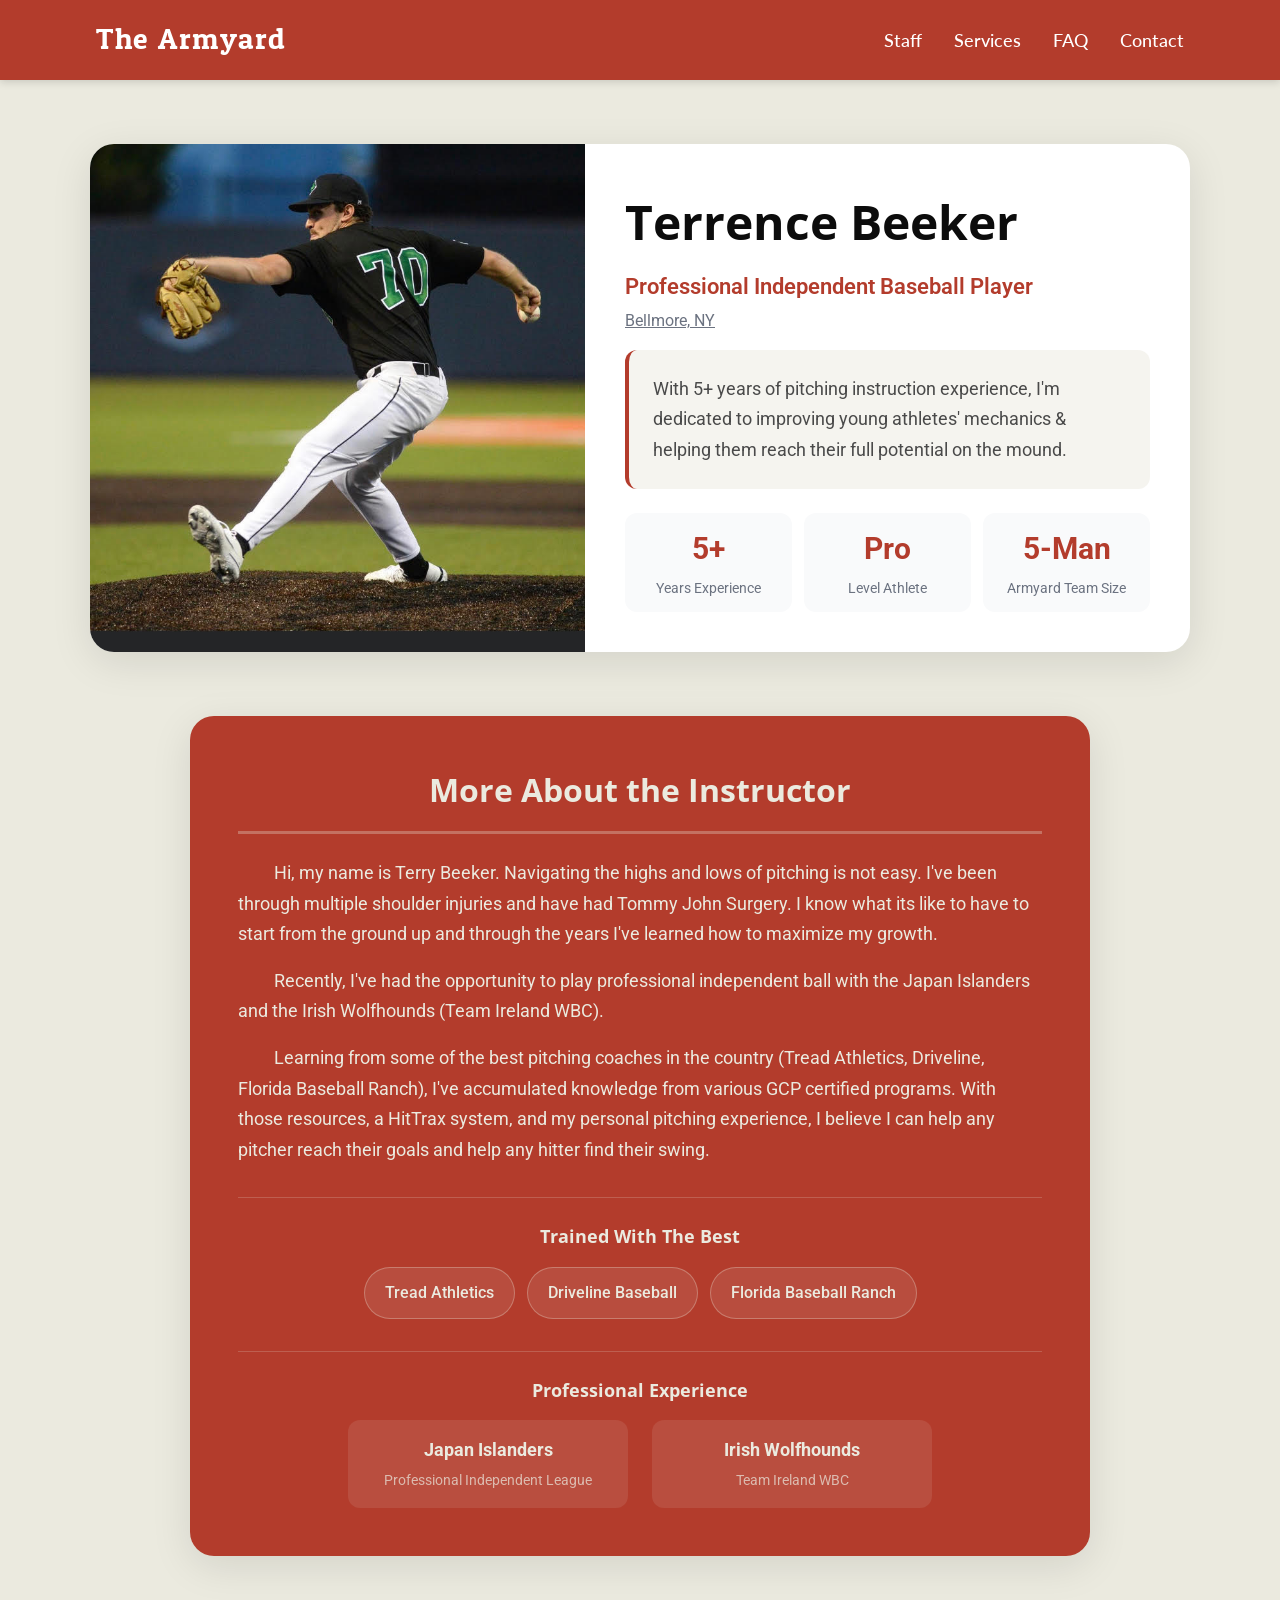
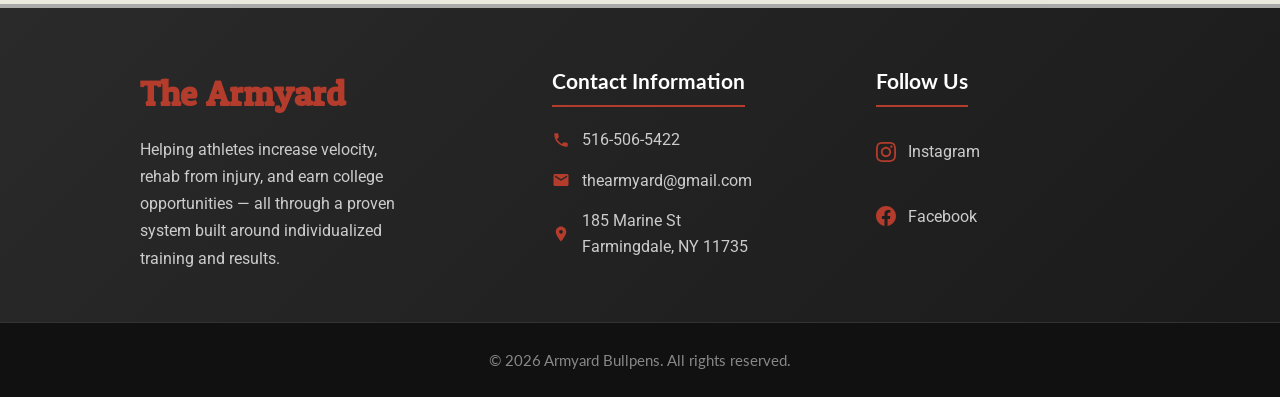
<file: about.html>
<!--
===========================================
ABOUT PAGE
===========================================
This page introduces Terry Beeker, the instructor.

Sections:
1. Hero Card - Photo, name, title, location, stats (line 25)
2. Instructor Story - Detailed bio with credentials (line 100)

To edit:
- Change photo: Replace the image URL in about-hero-image
- Edit bio text: Find the about-story-text section
- Change stats: Edit the stat-box elements
===========================================
-->

<!DOCTYPE html>
<html lang="en">
<head>
    <meta charset="UTF-8">
    <meta name="viewport" content="width=device-width, initial-scale=1.0">
    <title>About - The Armyard</title>
    <meta name="description" content="Real Athletes, Real Results - Helping athletes increase velocity, rehab from injury, and earn college opportunities.">
    
    <!-- Favicon -->
    <link rel="icon" type="image/png" href="images/armyard_logo_circle.png">
    <!-- For older browsers -->
    <link rel="shortcut icon" type="image/x-icon" href="images/armyard_logo_circle.png">
  
    <link rel="stylesheet" href="styles.css">

    <!-- Google Fonts -->
    <link rel="preconnect" href="https://fonts.googleapis.com">
    <link rel="preconnect" href="https://fonts.gstatic.com" crossorigin>
    <link href="https://fonts.googleapis.com/css2?family=Lato:wght@400;700&family=Open+Sans:wght@400;700&family=Roboto:wght@400;700&family=Odor+Mean+Chey&display=swap" rel="stylesheet">

</head>
<body>
    <!-- ===========================================
         HEADER / NAVIGATION
         =========================================== -->
    <header class="header">
        <div class="header-container">
            <!-- Logo - Click to go home -->
            <a href="/" class="header-logo">
                <span class="header-logo-text">The Armyard</span>
            </a>
            
            <!-- Mobile Menu Button (hamburger) -->
            <button class="mobile-menu-btn" id="mobile-menu-btn" aria-label="Toggle menu">
                <span class="hamburger-line"></span>
                <span class="hamburger-line"></span>
                <span class="hamburger-line"></span>
            </button>
            
            <!-- Navigation Links -->
            <nav class="nav-menu" id="nav-menu">
                
                <a href="/" class="nav-link-home">Home</a>
                <!-- About page hidden from nav (page still exists at about.html) -->
                <!-- <a href="/about" class="nav-link active">About</a> -->
                <a href="/staff" class="nav-link">Staff</a>
                <a href="/services" class="nav-link">Services</a>
                <a href="/faqs" class="nav-link">FAQ</a>
                <a href="/contact" class="nav-link">Contact</a>
            </nav>
        </div>
    </header>

    <main>
        <!-- ===========================================
         ABOUT HERO SECTION
         Instructor photo and quick stats
         =========================================== -->
        <section class="about-hero">
            <div class="about-hero-card">
                <!-- Left side: Photo with name overlay -->
                <div class="about-hero-image">
                    <img 
                        src="images/terry_wolf_pitching.jpg" 
                        alt="Terrence Beeker Pitching"
                    >
                    <div class="about-hero-overlay">
                        <h1 class="about-hero-name">Terrence Beeker</h1>
                    </div>
                </div>
                
                <!-- Right side: Info and stats -->
                <div class="about-hero-info">
                    <div class="about-hero-text">
                        <h1 class="about-hero-name-desktop">Terrence Beeker</h1>
                        <p class="about-hero-title">Professional Independent Baseball Player</p>
                        <p class="about-hero-location">Bellmore, NY</p>
                        <p class="about-hero-tagline">
                            With 5+ years of pitching instruction experience, I'm 
                            dedicated to improving young athletes' mechanics &amp; helping 
                            them reach their full potential on the mound.
                        </p>
                    </div>
                    
                    <!-- Stats boxes -->
                    <div class="about-stats">
                        <div class="stat-box">
                            <span class="stat-number">5+</span>
                            <span class="stat-label">Years Experience</span>
                        </div>
                        <!--<div class="stat-box">
                            <span class="stat-number">92-94</span>
                            <span class="stat-label">MPH Velocity</span>
                        </div>!-->
                        <div class="stat-box">
                            <span class="stat-number">Pro</span>
                            <span class="stat-label">Level Athlete</span>
                        </div>
                        <div class="stat-box">
                            <span class="stat-number">5-Man</span>
                            <span class="stat-label">Armyard Team Size</span>
                        </div>
                    </div>
                </div>
            </div>
        </section>

        <!-- ===========================================
            INSTRUCTOR STORY SECTION
            Detailed bio and credentials
            =========================================== -->
        <section class="about-story">
            <div class="about-story-container">
                <h2 class="about-story-title">More About the Instructor</h2>
                
                <div class="about-story-text">
                    <p>
                            Hi, my name is Terry Beeker. Navigating the highs and lows of pitching 
                        is not easy. I've been through multiple shoulder injuries and have had 
                        Tommy John Surgery. I know what its like to have to start from the 
                        ground up and through the years I've learned how to maximize my growth.
                    </p>
                    <p>
                            Recently, I've had the opportunity to play professional independent 
                        ball with the Japan Islanders and the Irish Wolfhounds (Team Ireland WBC).
                    </p>
                    <p>
                            Learning from some of the best pitching coaches in the country 
                        (Tread Athletics, Driveline, Florida Baseball Ranch), I've 
                        accumulated knowledge from various GCP certified programs. 
                        With those resources, a HitTrax system, and my personal pitching 
                        experience, I believe I can help any pitcher reach their goals 
                        and help any hitter find their swing.
                    </p>
                </div>
                
                <!-- Credentials -->
                <div class="about-credentials">
                    <h3 class="credentials-title">Trained With The Best</h3>
                    <div class="credentials-tags">
                        <span class="credential-tag">Tread Athletics</span>
                        <span class="credential-tag">Driveline Baseball</span>
                        <span class="credential-tag">Florida Baseball Ranch</span>
                    </div>
                </div>
                
                <!-- Pro Experience -->
                <div class="about-experience">
                    <h3 class="experience-title">Professional Experience</h3>
                    <div class="experience-cards">
                        <div class="experience-card">
                            <span class="experience-team">Japan Islanders</span>
                            <span class="experience-role">Professional Independent League</span>
                        </div>
                        <div class="experience-card">
                            <span class="experience-team">Irish Wolfhounds</span>
                            <span class="experience-role">Team Ireland WBC</span>
                        </div>
                    </div>
                </div>
            </div>
        </section>
    </main>

    <!-- ===========================================
         FOOTER
         =========================================== -->
    <footer class="footer">
            <div class="footer-content">
                <div class="footer-section">
                    <h3 class="footer-logo">The Armyard</h3>
                    <p class="footer-description">Helping athletes increase velocity, rehab from injury, and earn college opportunities — all through a proven system built around individualized training and results.</p>
                </div>
                
                <div class="footer-section">
                    <h4>Contact Information</h4>
                    <div class="contact-info">
                        <div class="contact-item">
                            <svg viewBox="0 0 24 24" fill="currentColor">
                                <a href="tel:516-506-5422">
                                    <path d="M6.62 10.79c1.44 2.83 3.76 5.14 6.59 6.59l2.2-2.2c.27-.27.67-.36 1.02-.24 1.12.37 2.33.57 3.57.57.55 0 1 .45 1 1V20c0 .55-.45 1-1 1-9.39 0-17-7.61-17-17 0-.55.45-1 1-1h3.5c.55 0 1 .45 1 1 0 1.25.2 2.45.57 3.57.11.35.03.74-.25 1.02l-2.2 2.2z"/>
                                </a>
                            </svg>
                            <span><a href="tel:516-506-5422">516-506-5422</a></span>
                        </div>
                        <div class="contact-item">
                            <svg viewBox="0 0 24 24" fill="currentColor">
                                <path d="M20 4H4c-1.1 0-1.99.9-1.99 2L2 18c0 1.1.9 2 2 2h16c1.1 0 2-.9 2-2V6c0-1.1-.9-2-2-2zm0 4l-8 5-8-5V6l8 5 8-5v2z"/>
                            </svg>
                            <span>thearmyard@gmail.com</span>
                        </div>
                        <div class="contact-item">
                            <svg viewBox="0 0 24 24" fill="currentColor">
                                <path d="M12 2C8.13 2 5 5.13 5 9c0 5.25 7 13 7 13s7-7.75 7-13c0-3.87-3.13-7-7-7zm0 9.5c-1.38 0-2.5-1.12-2.5-2.5s1.12-2.5 2.5-2.5 2.5 1.12 2.5 2.5-1.12 2.5-2.5 2.5z"/>
                            </svg>
                            <span>185 Marine St<br>Farmingdale, NY 11735</span>
                        </div>
                    </div>
                </div>
                
                <div class="footer-section">
                    <h4>Follow Us</h4>
                    <div class="social-links">
                        <a href="https://www.instagram.com/armyard_" class="social-link" aria-label="Follow us on Instagram">
                            <svg viewBox="0 0 24 24" fill="currentColor">
                                <path d="M12 2.163c3.204 0 3.584.012 4.85.07 3.252.148 4.771 1.691 4.919 4.919.058 1.265.069 1.645.069 4.849 0 3.205-.012 3.584-.069 4.849-.149 3.225-1.664 4.771-4.919 4.919-1.266.058-1.644.07-4.85.07-3.204 0-3.584-.012-4.849-.07-3.26-.149-4.771-1.699-4.919-4.92-.058-1.265-.07-1.644-.07-4.849 0-3.204.013-3.583.07-4.849.149-3.227 1.664-4.771 4.919-4.919 1.266-.057 1.645-.069 4.849-.069zm0-2.163c-3.259 0-3.667.014-4.947.072-4.358.2-6.78 2.618-6.98 6.98-.059 1.281-.073 1.689-.073 4.948 0 3.259.014 3.668.072 4.948.2 4.358 2.618 6.78 6.98 6.98 1.281.058 1.689.072 4.948.072 3.259 0 3.668-.014 4.948-.072 4.354-.2 6.782-2.618 6.979-6.98.059-1.28.073-1.689.073-4.948 0-3.259-.014-3.667-.072-4.947-.196-4.354-2.617-6.78-6.979-6.98-1.281-.059-1.69-.073-4.949-.073zm0 5.838c-3.403 0-6.162 2.759-6.162 6.162s2.759 6.163 6.162 6.163 6.162-2.759 6.162-6.163c0-3.403-2.759-6.162-6.162-6.162zm0 10.162c-2.209 0-4-1.79-4-4 0-2.209 1.791-4 4-4s4 1.791 4 4c0 2.21-1.791 4-4 4zm6.406-11.845c-.796 0-1.441.645-1.441 1.44s.645 1.44 1.441 1.44c.795 0 1.439-.645 1.439-1.44s-.644-1.44-1.439-1.44z"/>
                            </svg>
                            Instagram
                        </a>
                        <a href="https://www.facebook.com/arm.yard#" class="social-link" aria-label="Follow us on Facebook">
                            <svg viewBox="0 0 24 24" fill="currentColor">
                                <path d="M24 12.073c0-6.627-5.373-12-12-12s-12 5.373-12 12c0 5.99 4.388 10.954 10.125 11.854v-8.385H7.078v-3.47h3.047V9.43c0-3.007 1.792-4.669 4.533-4.669 1.312 0 2.686.235 2.686.235v2.953H15.83c-1.491 0-1.956.925-1.956 1.874v2.25h3.328l-.532 3.47h-2.796v8.385C19.612 23.027 24 18.062 24 12.073z"/>
                            </svg>
                            Facebook
                        </a>
                    </div>
                </div>
            </div>
            
            <div class="footer-bottom">
                <p>&copy; 2026 Armyard Bullpens. All rights reserved.</p>
            </div>
    </footer>

    <!-- Main JavaScript -->
    <script src="js/main.js"></script>
</body>
</html>
</file>
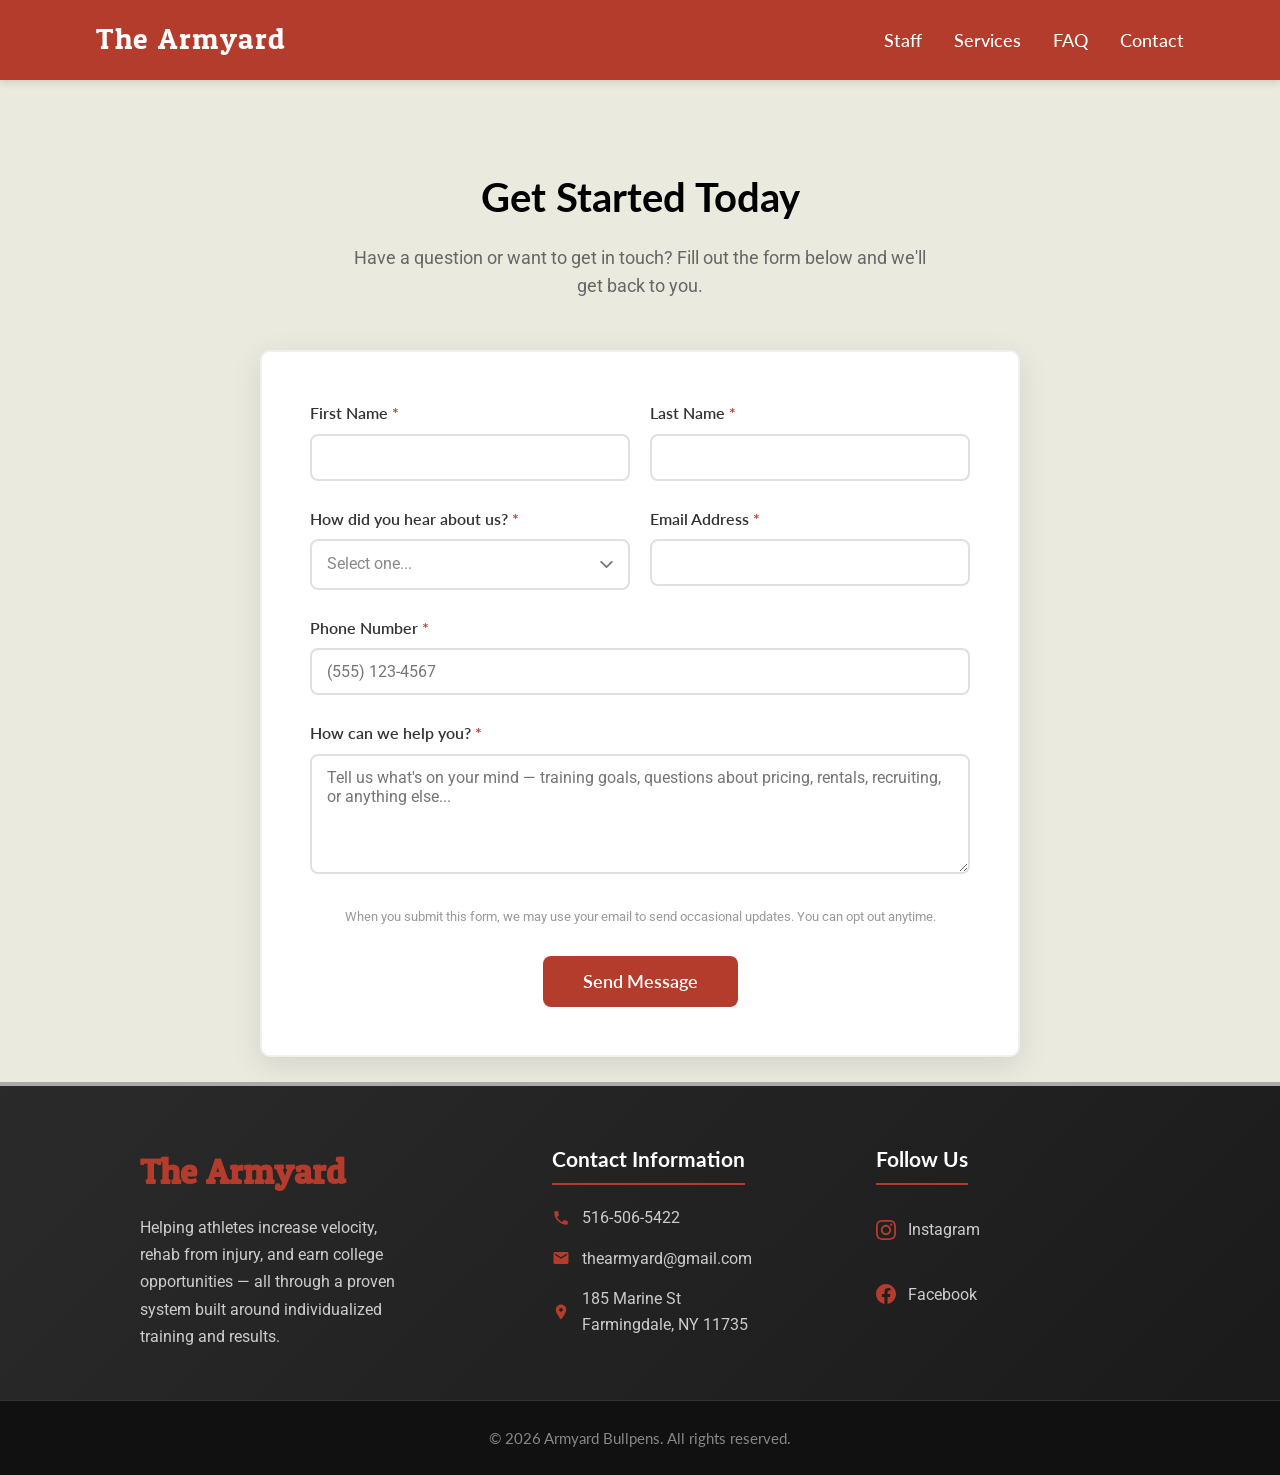
<file: contact.html>
<!--
===========================================
CONTACT PAGE
===========================================
Contact form that sends emails via the Flask API.
 
Form fields:
- First Name (required)
- Last Name (required)
- Email (required)
- Phone (optional)
- Message (required)
 
The JavaScript at the bottom handles:
- Phone number formatting
- Form submission
- Success/error messages
===========================================
-->
 
<!DOCTYPE html>
<html lang="en">
<head>
    <meta charset="UTF-8">
    <meta name="viewport" content="width=device-width, initial-scale=1.0">
    <title>Contact - The Armyard</title>
    <meta name="description" content="Real Athletes, Real Results - Helping athletes increase velocity, rehab from injury, and earn college opportunities.">
    
    <!-- Favicon -->
    <link rel="icon" type="image/png" href="images/armyard_logo_circle.png">
    <!-- For older browsers -->
    <link rel="shortcut icon" type="image/x-icon" href="images/armyard_logo_circle.png">
 
    <!-- Google Fonts -->
    <link rel="preconnect" href="https://fonts.googleapis.com">
    <link rel="preconnect" href="https://fonts.gstatic.com" crossorigin>
    <link href="https://fonts.googleapis.com/css2?family=Lato:wght@400;700&family=Open+Sans:wght@400;700&family=Roboto:wght@400;700&family=Odor+Mean+Chey&display=swap" rel="stylesheet">
    
    <!-- Main Stylesheet -->
    <link rel="stylesheet" href="styles.css">
    
</head>
<body>
    <!-- ===========================================
         HEADER / NAVIGATION
         =========================================== -->
    <header class="header">
        <div class="header-container">
            <!-- Logo - Click to go home -->
            <a href="/" class="header-logo">
                <span class="header-logo-text">The Armyard</span>
            </a>
            
            <!-- Mobile Menu Button (hamburger) -->
            <button class="mobile-menu-btn" id="mobile-menu-btn" aria-label="Toggle menu">
                <span class="hamburger-line"></span>
                <span class="hamburger-line"></span>
                <span class="hamburger-line"></span>
            </button>
            
            <!-- Navigation Links -->
            <nav class="nav-menu" id="nav-menu">
                
                <a href="/" class="nav-link-home">Home</a>
                <!-- About page hidden from nav (page still exists at about.html) -->
                <!-- <a href="/about" class="nav-link">About</a> -->
                <a href="/staff" class="nav-link">Staff</a>
                <a href="/services" class="nav-link">Services</a>
                <a href="/faqs" class="nav-link">FAQ</a>
                <a href="/contact" class="nav-link active">Contact</a>
            </nav>
        </div>
    </header>
 
    <main>
        <div class="main-contact">
            <div class="contact-header">
                <h1>Get Started Today</h1>
                <p>Have a question or want to get in touch? Fill out the form below and we'll get back to you.</p>
            </div>
            
            <!-- Added message container for feedback -->
            <div id="message-container"></div>
            
            <!-- Added proper form ID and removed action attribute -->
            <form class="contact-form" id="contactForm" method="POST">
 
                <!-- Web3Forms access key -->
                <input type="hidden" name="access_key" value="eb6d9dd3-7c84-40ba-8ceb-f4674432c825">
                <!-- Honeypot spam trap (leave empty) -->
                <input type="checkbox" name="botcheck" style="display:none;" tabindex="-1" autocomplete="off">
 
                <div class="form-row">
                    <div class="form-group">
                        <label for="firstName">First Name <span class="required">*</span></label>
                        <input type="text" id="firstName" name="firstName" required>
                    </div>
                    <div class="form-group">
                        <label for="lastName">Last Name <span class="required">*</span></label>
                        <input type="text" id="lastName" name="lastName" required>
                    </div>
                </div>
            
                <div class="form-row">
                    <div class="form-group">
                        <label for="hearAbout">How did you hear about us? <span class="required">*</span></label>
                        <select id="hearAbout" name="hearAbout" required>
                            <option value="" disabled selected>Select one...</option>
                            <option value="Instagram">Instagram</option>
                            <option value="Facebook">Facebook</option>
                            <option value="TikTok">TikTok</option>
                            <option value="Google Search">Google Search</option>
                            <option value="Referral / Word of Mouth">Referral / Word of Mouth</option>
                            <option value="Current or Former Client">Current or Former Client</option>
                            <option value="Other">Other</option>
                        </select>
                    </div>
                    <div class="form-group">
                        <label for="email">Email Address <span class="required">*</span></label>
                        <input type="email" id="email" name="email" required>
                    </div>
                </div>
            
                <div class="form-group full-width">
                    <label for="phone">Phone Number <span class="required">*</span></label>
                    <input type="tel" id="phone" name="phone" placeholder="(555) 123-4567" pattern="\([0-9]{3}\)\s[0-9]{3}-[0-9]{4}" required>
                </div>
            
                <div class="form-group full-width">
                    <label for="message">How can we help you? <span class="required">*</span></label>
                    <textarea id="message" name="message" placeholder="Tell us what's on your mind — training goals, questions about pricing, rentals, recruiting, or anything else..." required></textarea>
                </div>
            
                <p class="form-disclaimer">When you submit this form, we may use your email to send occasional updates. You can opt out anytime.</p>
 
                <!-- Added proper button ID -->
                <button type="submit" id="submitBtn" class="submit-btn">Send Message</button>
            </form>
        </div>
    </main>
 
    <!-- ===========================================
         FOOTER
         =========================================== -->
    <footer class="footer">
            <div class="footer-content">
                <div class="footer-section">
                    <h3 class="footer-logo">The Armyard</h3>
                    <p class="footer-description">Helping athletes increase velocity, rehab from injury, and earn college opportunities — all through a proven system built around individualized training and results.</p>
                </div>
                
                <div class="footer-section">
                    <h4>Contact Information</h4>
                    <div class="contact-info">
                        <div class="contact-item">
                            <svg viewBox="0 0 24 24" fill="currentColor">
                                <a href="tel:516-506-5422">
                                    <path d="M6.62 10.79c1.44 2.83 3.76 5.14 6.59 6.59l2.2-2.2c.27-.27.67-.36 1.02-.24 1.12.37 2.33.57 3.57.57.55 0 1 .45 1 1V20c0 .55-.45 1-1 1-9.39 0-17-7.61-17-17 0-.55.45-1 1-1h3.5c.55 0 1 .45 1 1 0 1.25.2 2.45.57 3.57.11.35.03.74-.25 1.02l-2.2 2.2z"/>
                                </a>
                            </svg>
                            <span><a href="tel:516-506-5422">516-506-5422</a></span>
                        </div>
                        <div class="contact-item">
                            <svg viewBox="0 0 24 24" fill="currentColor">
                                <path d="M20 4H4c-1.1 0-1.99.9-1.99 2L2 18c0 1.1.9 2 2 2h16c1.1 0 2-.9 2-2V6c0-1.1-.9-2-2-2zm0 4l-8 5-8-5V6l8 5 8-5v2z"/>
                            </svg>
                            <span>thearmyard@gmail.com</span>
                        </div>
                        <div class="contact-item">
                            <svg viewBox="0 0 24 24" fill="currentColor">
                                <path d="M12 2C8.13 2 5 5.13 5 9c0 5.25 7 13 7 13s7-7.75 7-13c0-3.87-3.13-7-7-7zm0 9.5c-1.38 0-2.5-1.12-2.5-2.5s1.12-2.5 2.5-2.5 2.5 1.12 2.5 2.5-1.12 2.5-2.5 2.5z"/>
                            </svg>
                            <span>185 Marine St<br>Farmingdale, NY 11735</span>
                        </div>
                    </div>
                </div>
                
                <div class="footer-section">
                    <h4>Follow Us</h4>
                    <div class="social-links">
                        <a href="https://www.instagram.com/armyard_" class="social-link" aria-label="Follow us on Instagram">
                            <svg viewBox="0 0 24 24" fill="currentColor">
                                <path d="M12 2.163c3.204 0 3.584.012 4.85.07 3.252.148 4.771 1.691 4.919 4.919.058 1.265.069 1.645.069 4.849 0 3.205-.012 3.584-.069 4.849-.149 3.225-1.664 4.771-4.919 4.919-1.266.058-1.644.07-4.85.07-3.204 0-3.584-.012-4.849-.07-3.26-.149-4.771-1.699-4.919-4.92-.058-1.265-.07-1.644-.07-4.849 0-3.204.013-3.583.07-4.849.149-3.227 1.664-4.771 4.919-4.919 1.266-.057 1.645-.069 4.849-.069zm0-2.163c-3.259 0-3.667.014-4.947.072-4.358.2-6.78 2.618-6.98 6.98-.059 1.281-.073 1.689-.073 4.948 0 3.259.014 3.668.072 4.948.2 4.358 2.618 6.78 6.98 6.98 1.281.058 1.689.072 4.948.072 3.259 0 3.668-.014 4.948-.072 4.354-.2 6.782-2.618 6.979-6.98.059-1.28.073-1.689.073-4.948 0-3.259-.014-3.667-.072-4.947-.196-4.354-2.617-6.78-6.979-6.98-1.281-.059-1.69-.073-4.949-.073zm0 5.838c-3.403 0-6.162 2.759-6.162 6.162s2.759 6.163 6.162 6.163 6.162-2.759 6.162-6.163c0-3.403-2.759-6.162-6.162-6.162zm0 10.162c-2.209 0-4-1.79-4-4 0-2.209 1.791-4 4-4s4 1.791 4 4c0 2.21-1.791 4-4 4zm6.406-11.845c-.796 0-1.441.645-1.441 1.44s.645 1.44 1.441 1.44c.795 0 1.439-.645 1.439-1.44s-.644-1.44-1.439-1.44z"/>
                            </svg>
                            Instagram
                        </a>
                        <a href="https://www.facebook.com/arm.yard#" class="social-link" aria-label="Follow us on Facebook">
                            <svg viewBox="0 0 24 24" fill="currentColor">
                                <path d="M24 12.073c0-6.627-5.373-12-12-12s-12 5.373-12 12c0 5.99 4.388 10.954 10.125 11.854v-8.385H7.078v-3.47h3.047V9.43c0-3.007 1.792-4.669 4.533-4.669 1.312 0 2.686.235 2.686.235v2.953H15.83c-1.491 0-1.956.925-1.956 1.874v2.25h3.328l-.532 3.47h-2.796v8.385C19.612 23.027 24 18.062 24 12.073z"/>
                            </svg>
                            Facebook
                        </a>
                    </div>
                </div>
            </div>
            
            <div class="footer-bottom">
                <p>&copy; 2026 Armyard Bullpens. All rights reserved.</p>
            </div>
    </footer>
 
    <!-- Main JavaScript -->
    <script src="js/main.js"></script>
 
    <script>
        // Phone number formatting
        document.getElementById('phone').addEventListener('input', function(e) {
            let value = e.target.value.replace(/\D/g, '');
            let formattedValue = '';
            if (value.length > 0) {
                if (value.length <= 3) {
                    formattedValue = `(${value}`;
                } else if (value.length <= 6) {
                    formattedValue = `(${value.slice(0,3)}) ${value.slice(3)}`;
                } else {
                    formattedValue = `(${value.slice(0,3)}) ${value.slice(3,6)}-${value.slice(6,10)}`;
                }
            }
            e.target.value = formattedValue;
        });
 
        function showMessage(message, isSuccess = true) {
            const container = document.getElementById('message-container');
            container.innerHTML = `
                <div class="${isSuccess ? 'success-message' : 'error-message'}" style="
                    padding: 1rem;
                    border-radius: 8px;
                    margin-bottom: 1rem;
                    font-weight: 500;
                    ${isSuccess ?
                        'background: #d4edda; color: #155724; border: 1px solid #c3e6cb;' :
                        'background: #f8d7da; color: #721c24; border: 1px solid #f5c6cb;'
                    }
                ">
                    ${message}
                </div>
            `;
            window.scrollTo({ top: 0, behavior: 'smooth' });
            if (isSuccess) {
                setTimeout(() => container.innerHTML = '', 5000);
            }
        }
 
        document.getElementById('contactForm').addEventListener('submit', async function(e) {
            e.preventDefault();
 
            const submitBtn = document.getElementById('submitBtn');
            const originalText = submitBtn.textContent;
            submitBtn.disabled = true;
            submitBtn.textContent = 'Sending...';
            submitBtn.style.opacity = '0.7';
 
            const firstName = document.getElementById('firstName').value.trim();
            const lastName = document.getElementById('lastName').value.trim();
            const email = document.getElementById('email').value.trim();
            const hearAbout = document.getElementById('hearAbout').value;

            const payload = {
                access_key: "eb6d9dd3-7c84-40ba-8ceb-f4674432c825",
                subject: `New Inquiry from ${firstName} ${lastName} (via ${hearAbout})`,
                from_name: "The Armyard Website",
                // Honeypot: real users leave this unchecked (false).
                // Bots that auto-check it get flagged as spam by Web3Forms.
                botcheck: document.querySelector('#contactForm [name="botcheck"]').checked,
                // So hitting "Reply" in the notification email goes
                // straight back to the person who submitted the form.
                replyto: email,

                // These keys become the labels shown in the email,
                // so keep them clean and human-readable.
                "Name": `${firstName} ${lastName}`,
                "Email": email,
                "Phone": document.getElementById('phone').value,
                "Heard About Us Via": hearAbout,
                "Message": document.getElementById('message').value.trim()
            };
 
            try {
                const response = await fetch("https://api.web3forms.com/submit", {
                    method: "POST",
                    headers: { "Content-Type": "application/json" },
                    body: JSON.stringify(payload)
                });
 
                const result = await response.json();
 
                if (result.success) {
                    showMessage("Thank you for your message! We will get back to you soon.", true);
                    this.reset();
                } else {
                    showMessage("Failed to send message. Please try again or call us directly.", false);
                }
            } catch (err) {
                console.error(err);
                showMessage("Network error. Please try again later.", false);
            }
 
            submitBtn.disabled = false;
            submitBtn.textContent = originalText;
            submitBtn.style.opacity = '1';
        });
    </script>
</body>
</html>
</file>
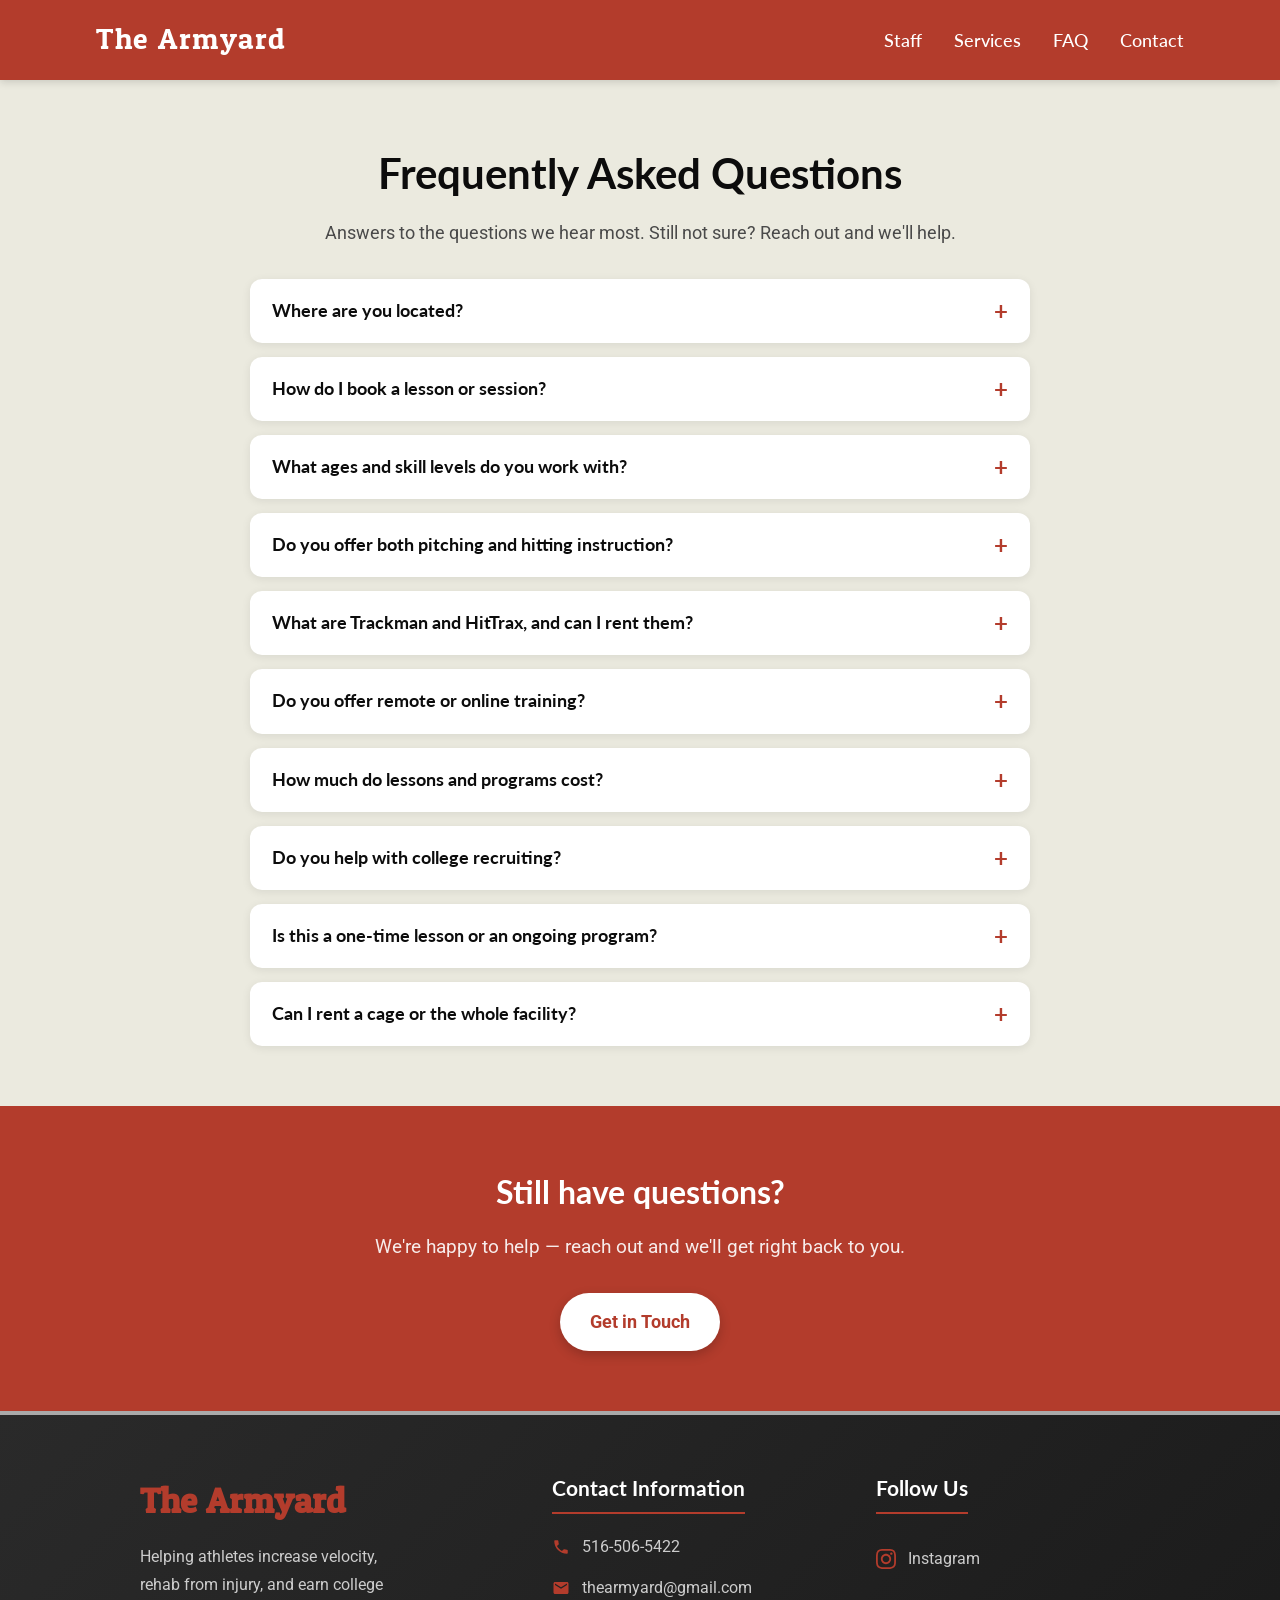
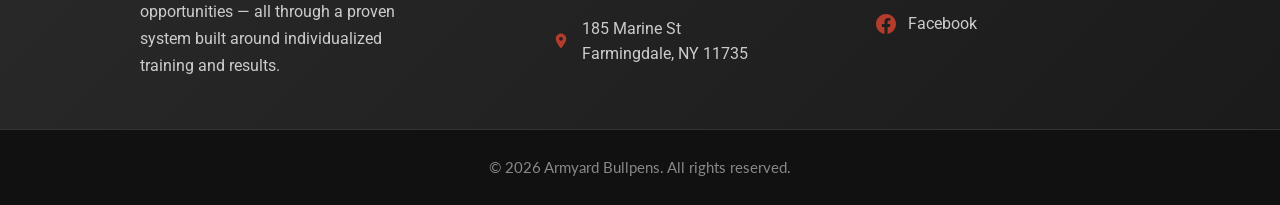
<file: faqs.html>
<!--
===========================================
FAQ PAGE
===========================================
A list of frequently asked questions. Click a question
to expand the answer.

TO EDIT:
- Change any answer inside its <div class="faq-answer">
- To add a question, copy one .faq-item block and edit it
- Review every answer below and adjust it to match your
  actual policies, pricing approach, and hours.
===========================================
-->

<!DOCTYPE html>
<html lang="en">
<head>
    <meta charset="UTF-8">
    <meta name="viewport" content="width=device-width, initial-scale=1.0">
    <title>FAQ - The Armyard</title>
    <meta name="description" content="Frequently asked questions about training, lessons, rentals, remote training, and recruiting at The Armyard.">

    <!-- Favicon -->
    <link rel="icon" type="image/png" href="images/armyard_logo_circle.png">
    <link rel="shortcut icon" type="image/x-icon" href="images/armyard_logo_circle.png">

    <!-- Google Fonts -->
    <link rel="preconnect" href="https://fonts.googleapis.com">
    <link rel="preconnect" href="https://fonts.gstatic.com" crossorigin>
    <link href="https://fonts.googleapis.com/css2?family=Lato:wght@400;700&family=Open+Sans:wght@400;700&family=Roboto:wght@400;700&family=Odor+Mean+Chey&display=swap" rel="stylesheet">

    <!-- Main Stylesheet -->
    <link rel="stylesheet" href="styles.css">
</head>
<body>
    <!-- ===========================================
         HEADER / NAVIGATION
         =========================================== -->
    <header class="header">
        <div class="header-container">
            <a href="/" class="header-logo">
                <span class="header-logo-text">The Armyard</span>
            </a>

            <button class="mobile-menu-btn" id="mobile-menu-btn" aria-label="Toggle menu">
                <span class="hamburger-line"></span>
                <span class="hamburger-line"></span>
                <span class="hamburger-line"></span>
            </button>

            <nav class="nav-menu" id="nav-menu">
                <a href="/" class="nav-link-home">Home</a>
                <!-- About page hidden from nav (page still exists at about.html) -->
                <!-- <a href="/about" class="nav-link">About</a> -->
                <a href="/staff" class="nav-link">Staff</a>
                <a href="/services" class="nav-link">Services</a>
                <a href="/faqs" class="nav-link active">FAQ</a>
                <a href="/contact" class="nav-link">Contact</a>
            </nav>
        </div>
    </header>

    <main>
        <!-- Page header -->
        <div class="page-intro">
            <h1>Frequently Asked Questions</h1>
        </div>
        <p class="section-lead">Answers to the questions we hear most. Still not sure? Reach out and we'll help.</p>

        <!-- ===========================================
             FAQ LIST
             =========================================== -->
        <div class="faq-list">

            <div class="faq-item">
                <div class="faq-question" onclick="togglePanel(this)">
                    <span>Where are you located?</span>
                    <span class="faq-q-icon">+</span>
                </div>
                <div class="faq-answer-wrap">
                    <div class="faq-answer">
                        <p>We're located at 185 Marine St, Farmingdale, NY 11735. Free parking is available on site.</p>
                    </div>
                </div>
            </div>

            <div class="faq-item">
                <div class="faq-question" onclick="togglePanel(this)">
                    <span>How do I book a lesson or session?</span>
                    <span class="faq-q-icon">+</span>
                </div>
                <div class="faq-answer-wrap">
                    <div class="faq-answer">
                        <p>The easiest way is to fill out the form on our <a href="/">home page</a> or the <a href="/contact">contact page</a>. You can also call or text us at <a href="tel:516-506-5422">516-506-5422</a>, email <a href="mailto:thearmyard@gmail.com">thearmyard@gmail.com</a>, or DM us on Instagram <a href="https://www.instagram.com/armyard_">@armyard_</a>.</p>
                    </div>
                </div>
            </div>

            <div class="faq-item">
                <div class="faq-question" onclick="togglePanel(this)">
                    <span>What ages and skill levels do you work with?</span>
                    <span class="faq-q-icon">+</span>
                </div>
                <div class="faq-answer-wrap">
                    <div class="faq-answer">
                        <p>We work with athletes from youth players all the way up to college and professional level. Every program is individualized to the athlete's age, experience, and goals.</p>
                    </div>
                </div>
            </div>

            <div class="faq-item">
                <div class="faq-question" onclick="togglePanel(this)">
                    <span>Do you offer both pitching and hitting instruction?</span>
                    <span class="faq-q-icon">+</span>
                </div>
                <div class="faq-answer-wrap">
                    <div class="faq-answer">
                        <p>Yes. We offer pitching programs, hitting lessons, strength and conditioning, and more. You can see everything on our <a href="/services">services page</a>.</p>
                    </div>
                </div>
            </div>

            <div class="faq-item">
                <div class="faq-question" onclick="togglePanel(this)">
                    <span>What are Trackman and HitTrax, and can I rent them?</span>
                    <span class="faq-q-icon">+</span>
                </div>
                <div class="faq-answer-wrap">
                    <div class="faq-answer">
                        <p>Trackman and HitTrax are the same tracking technologies used by pro and college programs — they measure things like velocity, spin rate, exit velocity, and launch angle so you can train off real data. You can rent time with both. Learn more on our <a href="/services#rentals">rentals section</a>.</p>
                    </div>
                </div>
            </div>

            <div class="faq-item">
                <div class="faq-question" onclick="togglePanel(this)">
                    <span>Do you offer remote or online training?</span>
                    <span class="faq-q-icon">+</span>
                </div>
                <div class="faq-answer-wrap">
                    <div class="faq-answer">
                        <p>Yes. We offer fully remote training as well as a hybrid plan that combines in-person and online work. Details are in the <a href="/services#programs">programs section</a> — reach out for pricing.</p>
                    </div>
                </div>
            </div>

            <div class="faq-item">
                <div class="faq-question" onclick="togglePanel(this)">
                    <span>How much do lessons and programs cost?</span>
                    <span class="faq-q-icon">+</span>
                </div>
                <div class="faq-answer-wrap">
                    <div class="faq-answer">
                        <p>Pricing depends on the program and how often you train. For current rates, call or text <a href="tel:516-506-5422">516-506-5422</a>, email <a href="mailto:thearmyard@gmail.com">thearmyard@gmail.com</a>, or DM us on Instagram <a href="https://www.instagram.com/armyard_">@armyard_</a>.</p>
                    </div>
                </div>
            </div>

            <div class="faq-item">
                <div class="faq-question" onclick="togglePanel(this)">
                    <span>Do you help with college recruiting?</span>
                    <span class="faq-q-icon">+</span>
                </div>
                <div class="faq-answer-wrap">
                    <div class="faq-answer">
                        <p>We do. You can schedule a meeting with one of our coaches to build a list of potential school options and get guided through the recruiting process. See our <a href="/services#recruiting">recruiting services</a>.</p>
                    </div>
                </div>
            </div>

            <div class="faq-item">
                <div class="faq-question" onclick="togglePanel(this)">
                    <span>Is this a one-time lesson or an ongoing program?</span>
                    <span class="faq-q-icon">+</span>
                </div>
                <div class="faq-answer-wrap">
                    <div class="faq-answer">
                        <p>We think of training as a career plan, not a one-time lesson. We offer 3, 6, and 12-month commitment programs designed to keep you progressing toward your goals over time. Learn more in the <a href="/services#programs">programs section</a>.</p>
                    </div>
                </div>
            </div>

            <div class="faq-item">
                <div class="faq-question" onclick="togglePanel(this)">
                    <span>Can I rent a cage or the whole facility?</span>
                    <span class="faq-q-icon">+</span>
                </div>
                <div class="faq-answer-wrap">
                    <div class="faq-answer">
                        <p>Yes. We offer cage rentals for individuals and small groups, as well as full team facility rentals for practices, camps, and events. See the <a href="/services">services page</a> for details.</p>
                    </div>
                </div>
            </div>

        </div>

        <!-- CTA -->
        <div class="contact-section">
            <h2>Still have questions?</h2>
            <p>We're happy to help — reach out and we'll get right back to you.</p>
            <div class="contact-info-button">
                <a href="/contact" class="contact-button">Get in Touch</a>
            </div>
        </div>
    </main>

    <!-- ===========================================
         FOOTER
         =========================================== -->
    <footer class="footer">
            <div class="footer-content">
                <div class="footer-section">
                    <h3 class="footer-logo">The Armyard</h3>
                    <p class="footer-description">Helping athletes increase velocity, rehab from injury, and earn college opportunities — all through a proven system built around individualized training and results.</p>
                </div>

                <div class="footer-section">
                    <h4>Contact Information</h4>
                    <div class="contact-info">
                        <div class="contact-item">
                            <svg viewBox="0 0 24 24" fill="currentColor">
                                <a href="tel:516-506-5422">
                                    <path d="M6.62 10.79c1.44 2.83 3.76 5.14 6.59 6.59l2.2-2.2c.27-.27.67-.36 1.02-.24 1.12.37 2.33.57 3.57.57.55 0 1 .45 1 1V20c0 .55-.45 1-1 1-9.39 0-17-7.61-17-17 0-.55.45-1 1-1h3.5c.55 0 1 .45 1 1 0 1.25.2 2.45.57 3.57.11.35.03.74-.25 1.02l-2.2 2.2z"/>
                                </a>
                            </svg>
                            <span><a href="tel:516-506-5422">516-506-5422</a></span>
                        </div>
                        <div class="contact-item">
                            <svg viewBox="0 0 24 24" fill="currentColor">
                                <path d="M20 4H4c-1.1 0-1.99.9-1.99 2L2 18c0 1.1.9 2 2 2h16c1.1 0 2-.9 2-2V6c0-1.1-.9-2-2-2zm0 4l-8 5-8-5V6l8 5 8-5v2z"/>
                            </svg>
                            <span>thearmyard@gmail.com</span>
                        </div>
                        <div class="contact-item">
                            <svg viewBox="0 0 24 24" fill="currentColor">
                                <path d="M12 2C8.13 2 5 5.13 5 9c0 5.25 7 13 7 13s7-7.75 7-13c0-3.87-3.13-7-7-7zm0 9.5c-1.38 0-2.5-1.12-2.5-2.5s1.12-2.5 2.5-2.5 2.5 1.12 2.5 2.5-1.12 2.5-2.5 2.5z"/>
                            </svg>
                            <span>185 Marine St<br>Farmingdale, NY 11735</span>
                        </div>
                    </div>
                </div>

                <div class="footer-section">
                    <h4>Follow Us</h4>
                    <div class="social-links">
                        <a href="https://www.instagram.com/armyard_" class="social-link" aria-label="Follow us on Instagram">
                            <svg viewBox="0 0 24 24" fill="currentColor">
                                <path d="M12 2.163c3.204 0 3.584.012 4.85.07 3.252.148 4.771 1.691 4.919 4.919.058 1.265.069 1.645.069 4.849 0 3.205-.012 3.584-.069 4.849-.149 3.225-1.664 4.771-4.919 4.919-1.266.058-1.644.07-4.85.07-3.204 0-3.584-.012-4.849-.07-3.26-.149-4.771-1.699-4.919-4.92-.058-1.265-.07-1.644-.07-4.849 0-3.204.013-3.583.07-4.849.149-3.227 1.664-4.771 4.919-4.919 1.266-.057 1.645-.069 4.849-.069zm0-2.163c-3.259 0-3.667.014-4.947.072-4.358.2-6.78 2.618-6.98 6.98-.059 1.281-.073 1.689-.073 4.948 0 3.259.014 3.668.072 4.948.2 4.358 2.618 6.78 6.98 6.98 1.281.058 1.689.072 4.948.072 3.259 0 3.668-.014 4.948-.072 4.354-.2 6.782-2.618 6.979-6.98.059-1.28.073-1.689.073-4.948 0-3.259-.014-3.667-.072-4.947-.196-4.354-2.617-6.78-6.979-6.98-1.281-.059-1.69-.073-4.949-.073zm0 5.838c-3.403 0-6.162 2.759-6.162 6.162s2.759 6.163 6.162 6.163 6.162-2.759 6.162-6.163c0-3.403-2.759-6.162-6.162-6.162zm0 10.162c-2.209 0-4-1.79-4-4 0-2.209 1.791-4 4-4s4 1.791 4 4c0 2.21-1.791 4-4 4zm6.406-11.845c-.796 0-1.441.645-1.441 1.44s.645 1.44 1.441 1.44c.795 0 1.439-.645 1.439-1.44s-.644-1.44-1.439-1.44z"/>
                            </svg>
                            Instagram
                        </a>
                        <a href="https://www.facebook.com/arm.yard#" class="social-link" aria-label="Follow us on Facebook">
                            <svg viewBox="0 0 24 24" fill="currentColor">
                                <path d="M24 12.073c0-6.627-5.373-12-12-12s-12 5.373-12 12c0 5.99 4.388 10.954 10.125 11.854v-8.385H7.078v-3.47h3.047V9.43c0-3.007 1.792-4.669 4.533-4.669 1.312 0 2.686.235 2.686.235v2.953H15.83c-1.491 0-1.956.925-1.956 1.874v2.25h3.328l-.532 3.47h-2.796v8.385C19.612 23.027 24 18.062 24 12.073z"/>
                            </svg>
                            Facebook
                        </a>
                    </div>
                </div>
            </div>

            <div class="footer-bottom">
                <p>&copy; 2026 Armyard Bullpens. All rights reserved.</p>
            </div>
    </footer>

    <!-- Main JavaScript -->
    <script src="js/main.js"></script>
</body>
</html>
</file>
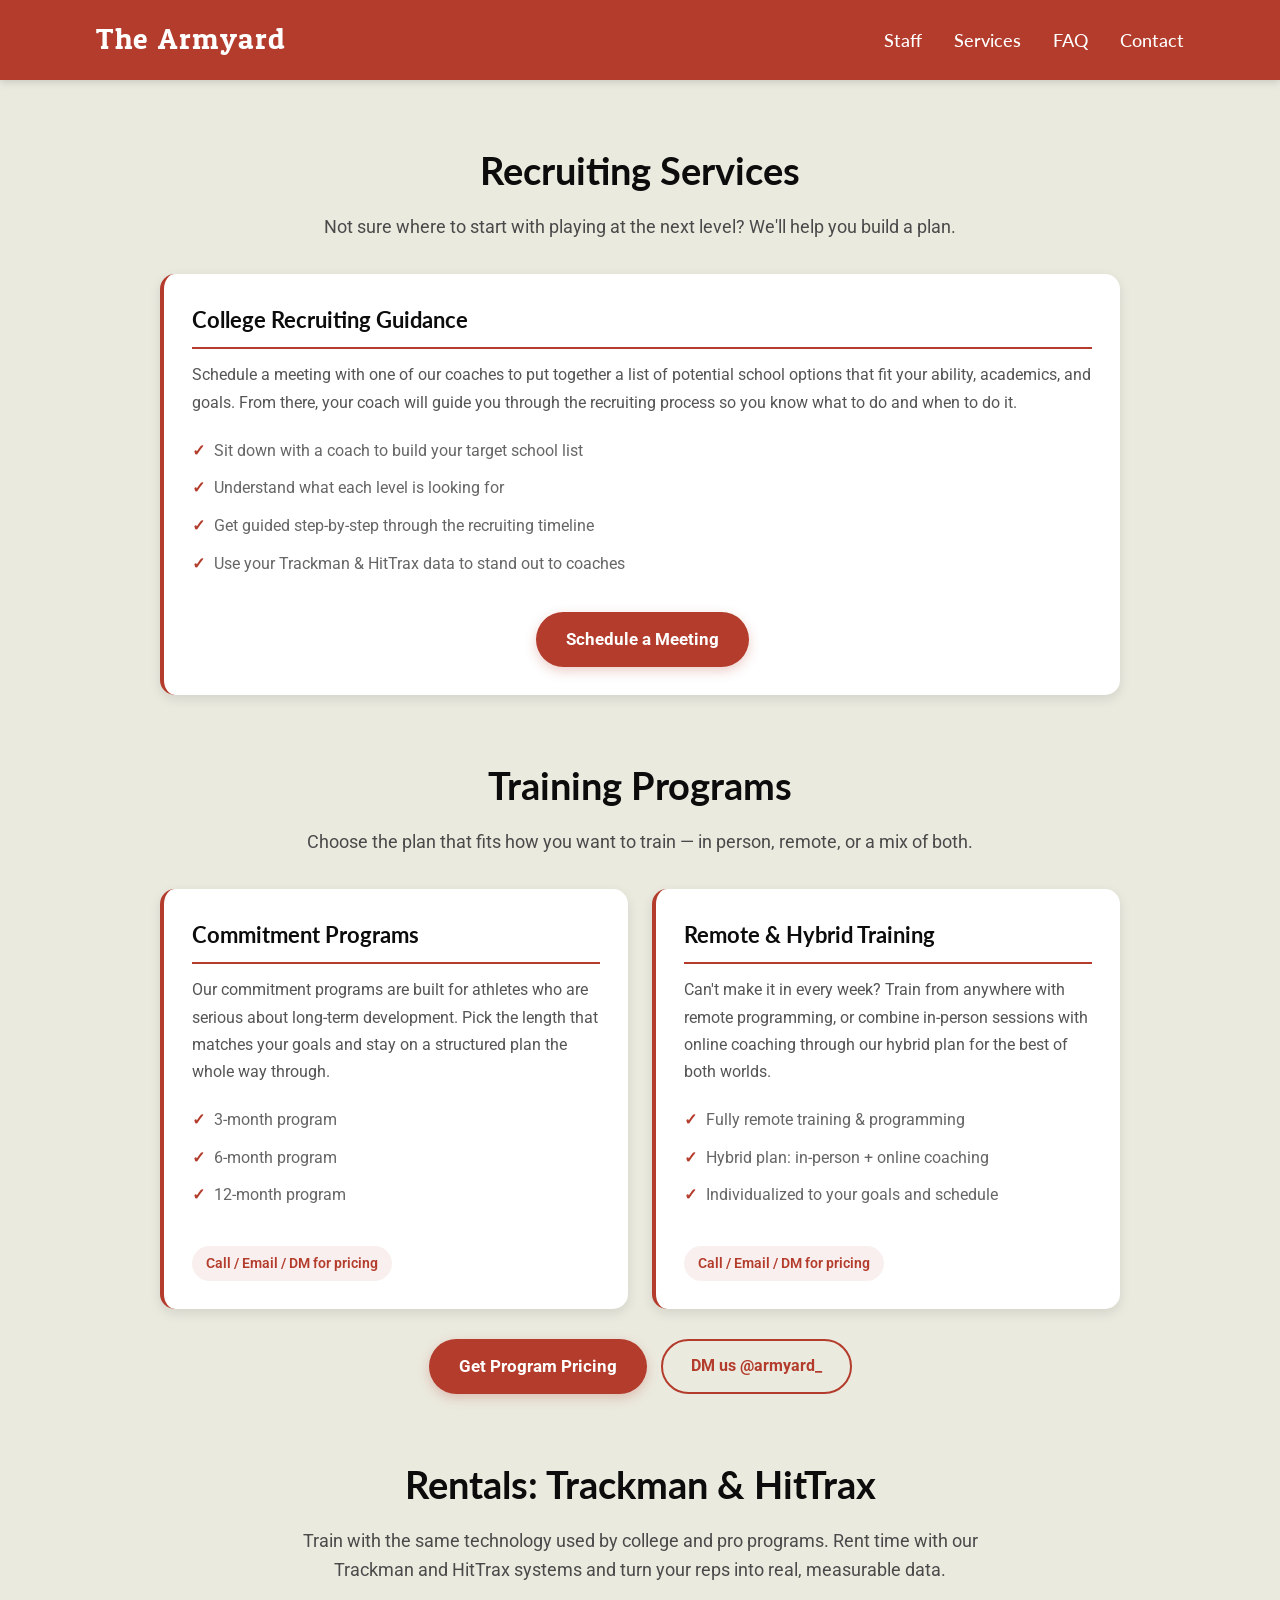
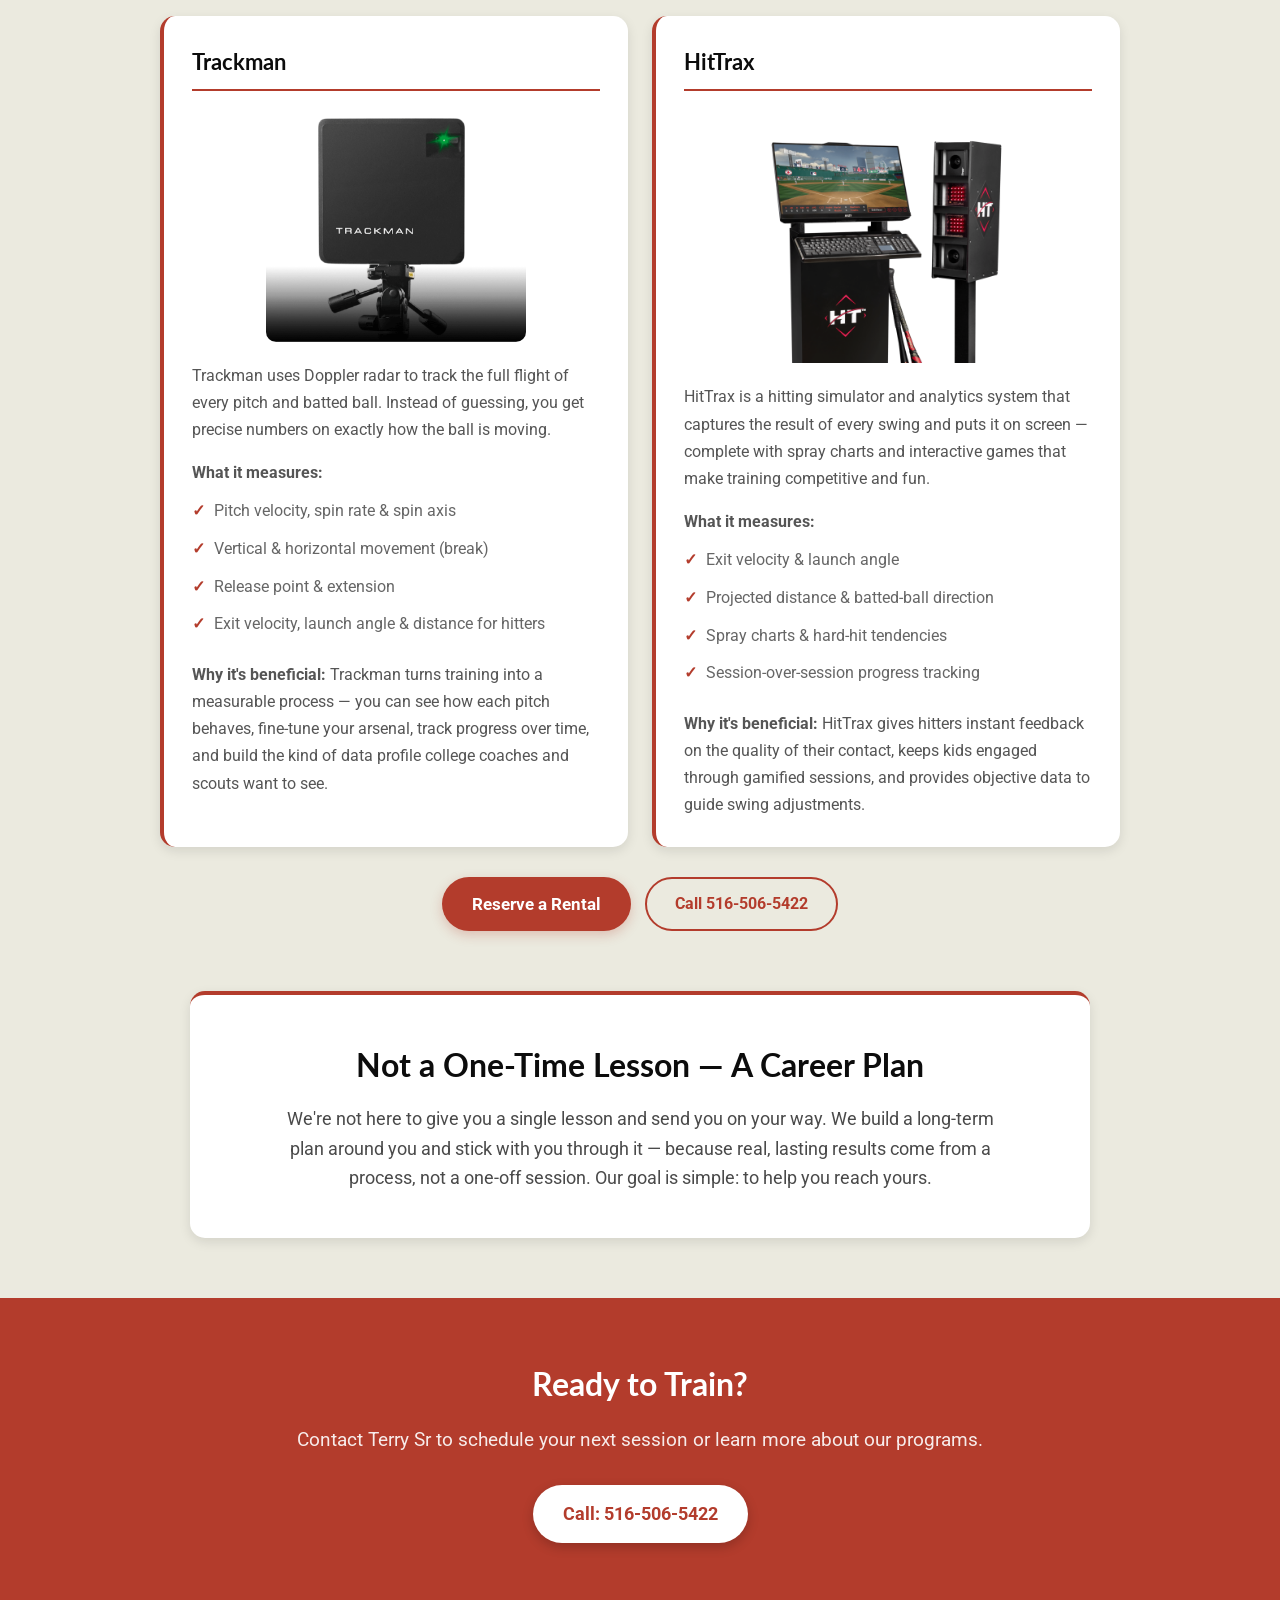
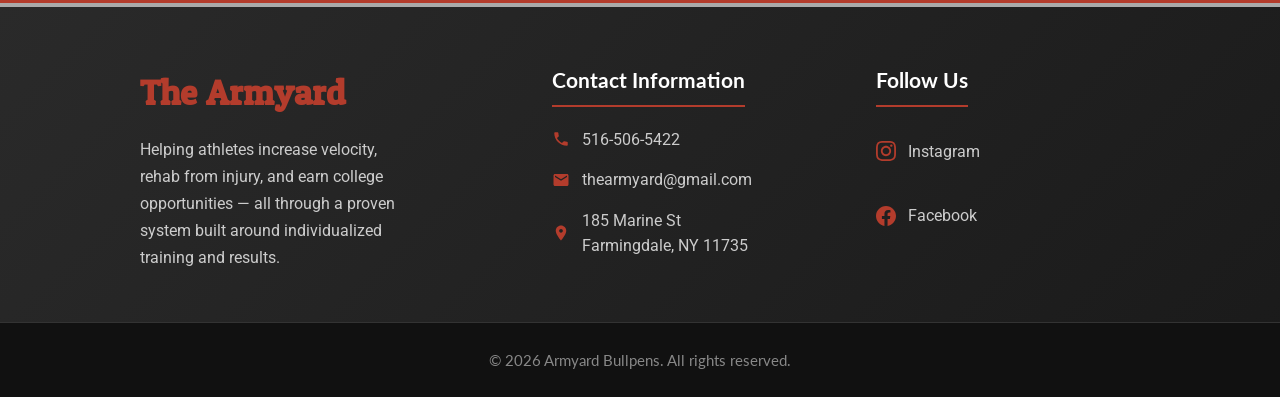
<file: services.html>
<!--
===========================================
SERVICES PAGE
===========================================
Shows Rentals (Trackman & HitTrax), Recruiting Services,
and Training Programs, followed by a philosophy statement
and a call-to-action.

To edit:
- Rentals: find id="rentals"
- Recruiting: find id="recruiting"
- Programs: find id="programs"
- Each block uses .info-card items inside .info-grid
===========================================
-->

<!DOCTYPE html>
<html lang="en">
<head>
    <meta charset="UTF-8">
    <meta name="viewport" content="width=device-width, initial-scale=1.0">
    <title>Services - The Armyard</title>
    <meta name="description" content="Real Athletes, Real Results - Helping athletes increase velocity, rehab from injury, and earn college opportunities.">
    
    <!-- Favicon -->
    <link rel="icon" type="image/png" href="images/armyard_logo_circle.png">
    <!-- For older browsers -->
    <link rel="shortcut icon" type="image/x-icon" href="images/armyard_logo_circle.png">

    <!-- Google Fonts -->
    <link rel="preconnect" href="https://fonts.googleapis.com">
    <link rel="preconnect" href="https://fonts.gstatic.com" crossorigin>
    <link href="https://fonts.googleapis.com/css2?family=Lato:wght@400;700&family=Open+Sans:wght@400;700&family=Roboto:wght@400;700&family=Odor+Mean+Chey&display=swap" rel="stylesheet">
    
    <!-- Main Stylesheet -->
    <link rel="stylesheet" href="styles.css">
    
</head>
<body>
    <!-- ===========================================
         HEADER / NAVIGATION
         =========================================== -->
    <header class="header">
        <div class="header-container">
            <!-- Logo - Click to go home -->
            <a href="/" class="header-logo">
                <span class="header-logo-text">The Armyard</span>
            </a>
            
            <!-- Mobile Menu Button (hamburger) -->
            <button class="mobile-menu-btn" id="mobile-menu-btn" aria-label="Toggle menu">
                <span class="hamburger-line"></span>
                <span class="hamburger-line"></span>
                <span class="hamburger-line"></span>
            </button>
            
            <!-- Navigation Links -->
            <nav class="nav-menu" id="nav-menu">
                
                <a href="/" class="nav-link-home">Home</a>
                <!-- About page hidden from nav (page still exists at about.html) -->
                <!-- <a href="/about" class="nav-link">About</a> -->
                <a href="/staff" class="nav-link">Staff</a>
                <a href="/services" class="nav-link active">Services</a>
                <a href="/faqs" class="nav-link">FAQ</a>
                <a href="/contact" class="nav-link">Contact</a>
            </nav>
        </div>
    </header>

    <main>
        <!-- ===========================================
            RECRUITING SERVICES SECTION
            =========================================== -->
        <section class="section-block" id="recruiting">
            <div class="section-block-heading">
                <h2>Recruiting Services</h2>
            </div>
            <p class="section-lead">
                Not sure where to start with playing at the next level? We'll help you build a plan.
            </p>

            <div class="info-grid">
                <div class="info-card">
                    <h3>College Recruiting Guidance</h3>
                    <p>
                        Schedule a meeting with one of our coaches to put together a list of
                        potential school options that fit your ability, academics, and goals. From
                        there, your coach will guide you through the recruiting process so you know
                        what to do and when to do it.
                    </p>
                    <ul>
                        <li>Sit down with a coach to build your target school list</li>
                        <li>Understand what each level is looking for</li>
                        <li>Get guided step-by-step through the recruiting timeline</li>
                        <li>Use your Trackman &amp; HitTrax data to stand out to coaches</li>
                    </ul>
                    <div class="section-cta">
                        <div class="cta-row">
                            <a href="/contact" class="btn-primary">Schedule a Meeting</a>
                        </div>
                    </div>
                </div>
            </div>
        </section>

        <!-- ===========================================
            TRAINING PROGRAMS SECTION
            Commitment plans + remote / hybrid training
            =========================================== -->
        <section class="section-block" id="programs">
            <div class="section-block-heading">
                <h2>Training Programs</h2>
            </div>
            <p class="section-lead">
                Choose the plan that fits how you want to train — in person, remote, or a mix of both.
            </p>

            <div class="info-grid cols-2">
                <div class="info-card">
                    <h3>Commitment Programs</h3>
                    <p>
                        Our commitment programs are built for athletes who are serious about long-term
                        development. Pick the length that matches your goals and stay on a structured
                        plan the whole way through.
                    </p>
                    <ul>
                        <li>3-month program</li>
                        <li>6-month program</li>
                        <li>12-month program</li>
                    </ul>
                    <span class="price-note">Call / Email / DM for pricing</span>
                </div>

                <div class="info-card">
                    <h3>Remote &amp; Hybrid Training</h3>
                    <p>
                        Can't make it in every week? Train from anywhere with remote programming, or
                        combine in-person sessions with online coaching through our hybrid plan for
                        the best of both worlds.
                    </p>
                    <ul>
                        <li>Fully remote training &amp; programming</li>
                        <li>Hybrid plan: in-person + online coaching</li>
                        <li>Individualized to your goals and schedule</li>
                    </ul>
                    <span class="price-note">Call / Email / DM for pricing</span>
                </div>
            </div>

            <div class="section-cta">
                <div class="cta-row">
                    <a href="/contact" class="btn-primary">Get Program Pricing</a>
                    <a href="https://www.instagram.com/armyard_" class="btn-outline">DM us @armyard_</a>
                </div>
            </div>
        </section>

        <!-- ===========================================
            RENTALS SECTION (Trackman & HitTrax)
            This is now the first section on the page —
            the old "What We Do" title card and the six
            service cards/accordion have been removed.
            =========================================== -->
        <section class="section-block" id="rentals">
            <div class="section-block-heading">
                <h2>Rentals: Trackman &amp; HitTrax</h2>
            </div>
            <p class="section-lead">
                Train with the same technology used by college and pro programs. Rent time
                with our Trackman and HitTrax systems and turn your reps into real, measurable data.
            </p>

            <div class="info-grid cols-2">
                <div class="info-card">
                    <h3>Trackman</h3>
                    <img src="images/trackman.png" alt="Trackman radar tracking device" class="info-card-image">
                    <p>
                        Trackman uses Doppler radar to track the full flight of every pitch and
                        batted ball. Instead of guessing, you get precise numbers on exactly how
                        the ball is moving.
                    </p>
                    <p class="list-label"><strong>What it measures:</strong></p>
                    <ul>
                        <li>Pitch velocity, spin rate &amp; spin axis</li>
                        <li>Vertical &amp; horizontal movement (break)</li>
                        <li>Release point &amp; extension</li>
                        <li>Exit velocity, launch angle &amp; distance for hitters</li>
                    </ul>
                    <p><strong>Why it's beneficial:</strong> Trackman turns training into a measurable process — you can see how each pitch behaves, fine-tune your arsenal, track progress over time, and build the kind of data profile college coaches and scouts want to see.</p>
                </div>

                <div class="info-card">
                    <h3>HitTrax</h3>
                    <img src="images/hittrax.png" alt="HitTrax hitting simulator and analytics system" class="info-card-image">
                    <p>
                        HitTrax is a hitting simulator and analytics system that captures the
                        result of every swing and puts it on screen — complete with spray charts
                        and interactive games that make training competitive and fun.
                    </p>
                    <p class="list-label"><strong>What it measures:</strong></p>
                    <ul>
                        <li>Exit velocity &amp; launch angle</li>
                        <li>Projected distance &amp; batted-ball direction</li>
                        <li>Spray charts &amp; hard-hit tendencies</li>
                        <li>Session-over-session progress tracking</li>
                    </ul>
                    <p><strong>Why it's beneficial:</strong> HitTrax gives hitters instant feedback on the quality of their contact, keeps kids engaged through gamified sessions, and provides objective data to guide swing adjustments.</p>
                </div>
            </div>

            <div class="section-cta">
                <div class="cta-row">
                    <a href="/contact" class="btn-primary">Reserve a Rental</a>
                    <a href="tel:516-506-5422" class="btn-outline">Call 516-506-5422</a>
                </div>
            </div>
        </section>

        <!-- ===========================================
            PHILOSOPHY BAND
            "This isn't a one-time lesson — it's a career plan"
            =========================================== -->
        <section class="philosophy-band">
            <h2>Not a One-Time Lesson — A Career Plan</h2>
            <p>
                We're not here to give you a single lesson and send you on your way. We build a
                long-term plan around you and stick with you through it — because real, lasting
                results come from a process, not a one-off session. Our goal is simple: to help
                you reach yours.
            </p>
        </section>

        <div class="contact-section">
            <h2>Ready to Train?</h2>
            <p>Contact Terry Sr to schedule your next session or learn more about our programs.</p>
            <div class="contact-info-button">
                <a href="tel:516-506-5422" class="contact-button">Call: 516-506-5422</a>
            </div>
        </div>
        
    </main>

    <!-- ===========================================
         FOOTER
         =========================================== -->
    <footer class="footer">
            <div class="footer-content">
                <div class="footer-section">
                    <h3 class="footer-logo">The Armyard</h3>
                    <p class="footer-description">Helping athletes increase velocity, rehab from injury, and earn college opportunities — all through a proven system built around individualized training and results.</p>
                </div>
                
                <div class="footer-section">
                    <h4>Contact Information</h4>
                    <div class="contact-info">
                        <div class="contact-item">
                            <svg viewBox="0 0 24 24" fill="currentColor">
                                <a href="tel:516-506-5422">
                                    <path d="M6.62 10.79c1.44 2.83 3.76 5.14 6.59 6.59l2.2-2.2c.27-.27.67-.36 1.02-.24 1.12.37 2.33.57 3.57.57.55 0 1 .45 1 1V20c0 .55-.45 1-1 1-9.39 0-17-7.61-17-17 0-.55.45-1 1-1h3.5c.55 0 1 .45 1 1 0 1.25.2 2.45.57 3.57.11.35.03.74-.25 1.02l-2.2 2.2z"/>
                                </a>
                            </svg>
                            <span><a href="tel:516-506-5422">516-506-5422</a></span>
                        </div>
                        <div class="contact-item">
                            <svg viewBox="0 0 24 24" fill="currentColor">
                                <path d="M20 4H4c-1.1 0-1.99.9-1.99 2L2 18c0 1.1.9 2 2 2h16c1.1 0 2-.9 2-2V6c0-1.1-.9-2-2-2zm0 4l-8 5-8-5V6l8 5 8-5v2z"/>
                            </svg>
                            <span>thearmyard@gmail.com</span>
                        </div>
                        <div class="contact-item">
                            <svg viewBox="0 0 24 24" fill="currentColor">
                                <path d="M12 2C8.13 2 5 5.13 5 9c0 5.25 7 13 7 13s7-7.75 7-13c0-3.87-3.13-7-7-7zm0 9.5c-1.38 0-2.5-1.12-2.5-2.5s1.12-2.5 2.5-2.5 2.5 1.12 2.5 2.5-1.12 2.5-2.5 2.5z"/>
                            </svg>
                            <span>185 Marine St<br>Farmingdale, NY 11735</span>
                        </div>
                    </div>
                </div>
                
                <div class="footer-section">
                    <h4>Follow Us</h4>
                    <div class="social-links">
                        <a href="https://www.instagram.com/armyard_" class="social-link" aria-label="Follow us on Instagram">
                            <svg viewBox="0 0 24 24" fill="currentColor">
                                <path d="M12 2.163c3.204 0 3.584.012 4.85.07 3.252.148 4.771 1.691 4.919 4.919.058 1.265.069 1.645.069 4.849 0 3.205-.012 3.584-.069 4.849-.149 3.225-1.664 4.771-4.919 4.919-1.266.058-1.644.07-4.85.07-3.204 0-3.584-.012-4.849-.07-3.26-.149-4.771-1.699-4.919-4.92-.058-1.265-.07-1.644-.07-4.849 0-3.204.013-3.583.07-4.849.149-3.227 1.664-4.771 4.919-4.919 1.266-.057 1.645-.069 4.849-.069zm0-2.163c-3.259 0-3.667.014-4.947.072-4.358.2-6.78 2.618-6.98 6.98-.059 1.281-.073 1.689-.073 4.948 0 3.259.014 3.668.072 4.948.2 4.358 2.618 6.78 6.98 6.98 1.281.058 1.689.072 4.948.072 3.259 0 3.668-.014 4.948-.072 4.354-.2 6.782-2.618 6.979-6.98.059-1.28.073-1.689.073-4.948 0-3.259-.014-3.667-.072-4.947-.196-4.354-2.617-6.78-6.979-6.98-1.281-.059-1.69-.073-4.949-.073zm0 5.838c-3.403 0-6.162 2.759-6.162 6.162s2.759 6.163 6.162 6.163 6.162-2.759 6.162-6.163c0-3.403-2.759-6.162-6.162-6.162zm0 10.162c-2.209 0-4-1.79-4-4 0-2.209 1.791-4 4-4s4 1.791 4 4c0 2.21-1.791 4-4 4zm6.406-11.845c-.796 0-1.441.645-1.441 1.44s.645 1.44 1.441 1.44c.795 0 1.439-.645 1.439-1.44s-.644-1.44-1.439-1.44z"/>
                            </svg>
                            Instagram
                        </a>
                        <a href="https://www.facebook.com/arm.yard#" class="social-link" aria-label="Follow us on Facebook">
                            <svg viewBox="0 0 24 24" fill="currentColor">
                                <path d="M24 12.073c0-6.627-5.373-12-12-12s-12 5.373-12 12c0 5.99 4.388 10.954 10.125 11.854v-8.385H7.078v-3.47h3.047V9.43c0-3.007 1.792-4.669 4.533-4.669 1.312 0 2.686.235 2.686.235v2.953H15.83c-1.491 0-1.956.925-1.956 1.874v2.25h3.328l-.532 3.47h-2.796v8.385C19.612 23.027 24 18.062 24 12.073z"/>
                            </svg>
                            Facebook
                        </a>
                    </div>
                </div>
            </div>
            
            <div class="footer-bottom">
                <p>&copy; 2026 Armyard Bullpens. All rights reserved.</p>
            </div>
    </footer>

    <!-- Main JavaScript -->
    <script src="js/main.js"></script>
</body>
</html>
</file>
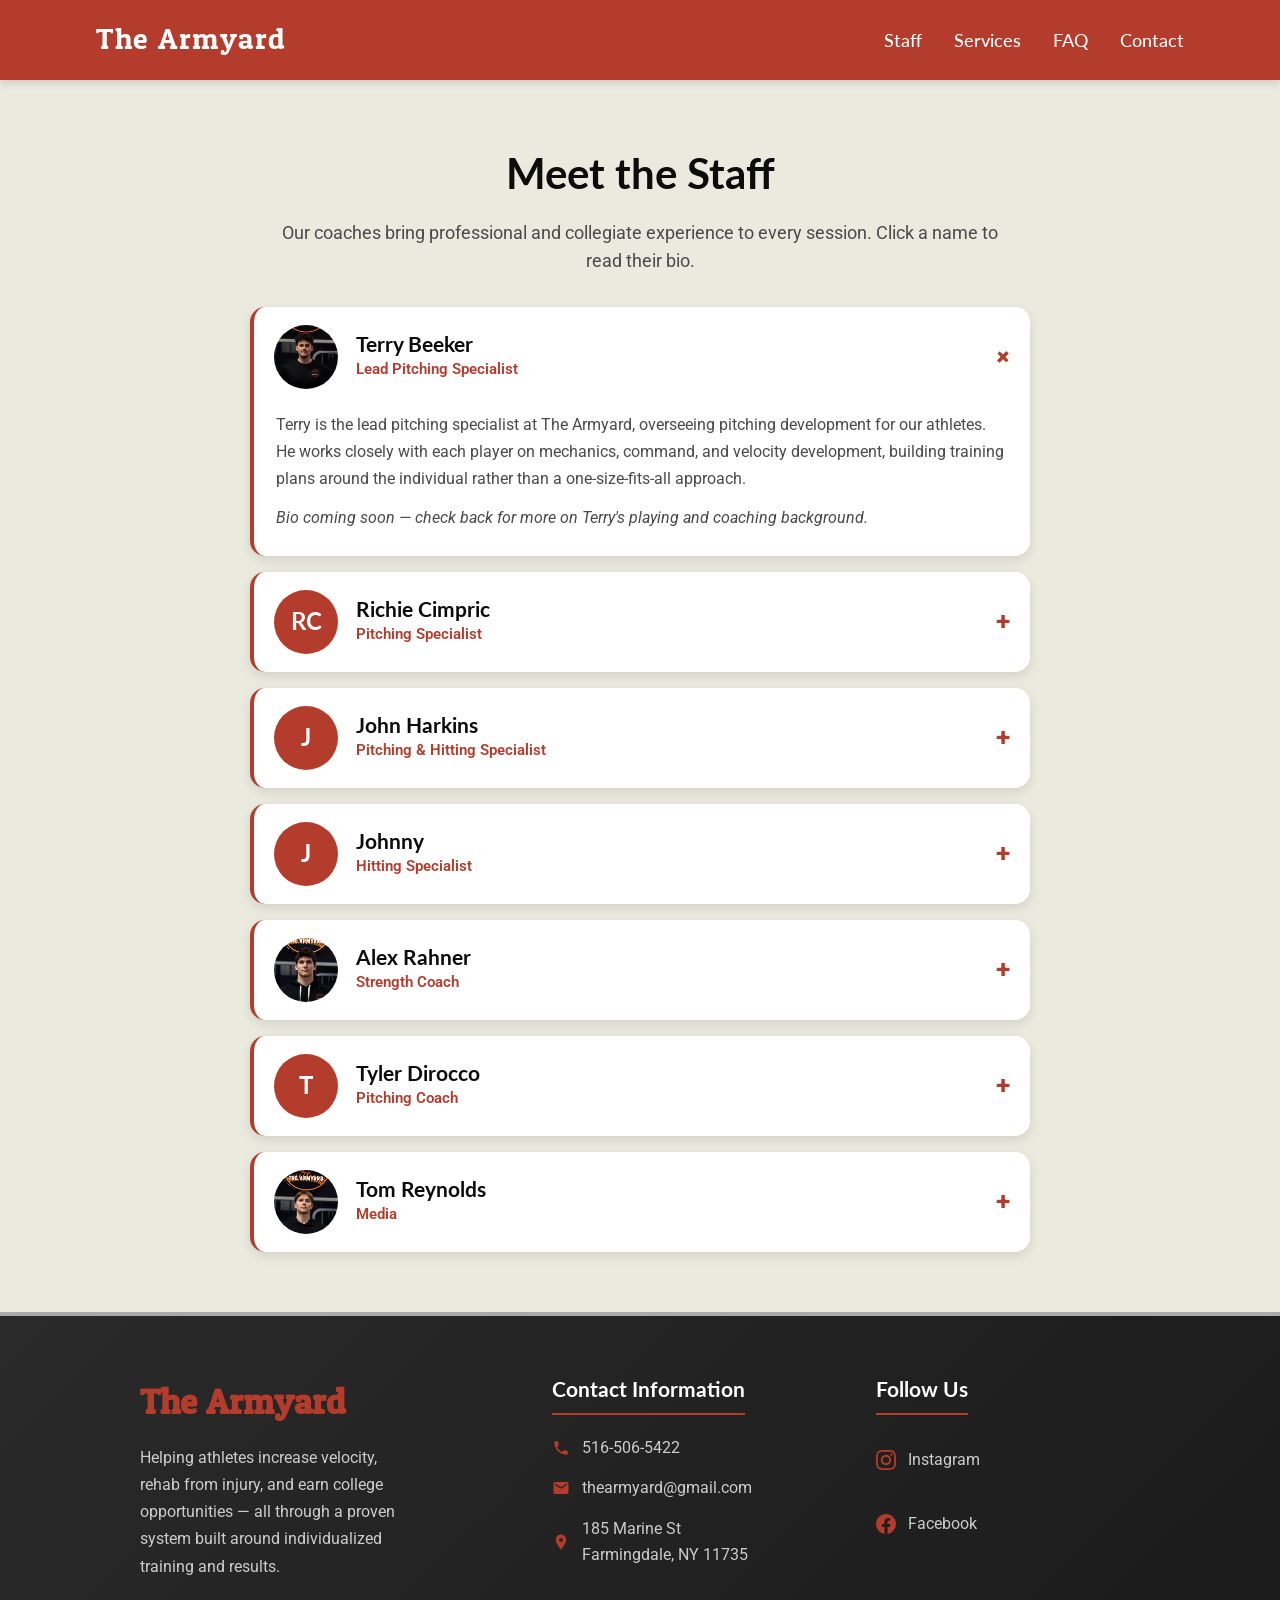
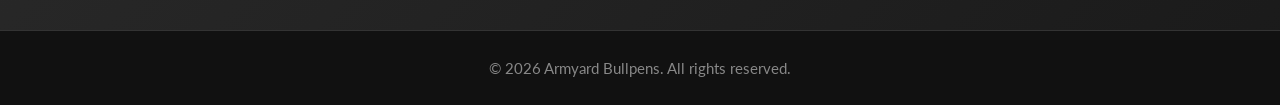
<file: staff.html>
<!--
===========================================
MEET THE STAFF PAGE
===========================================
Each staff member is a card. Click the name to expand
and read their biography.

TO EDIT A BIO:
- Find the staff member's .staff-item below
- Replace the text inside <div class="staff-bio"> with their real bio
- The bios marked "PLACEHOLDER" are starter text — swap them
  out with each coach's real background.

TO ADD A PHOTO for a staff member:
- Put the image file in the /images folder
- Replace the monogram <span> inside .staff-avatar with:
      <img src="images/their_photo.jpg" alt="Name">
  (See Terry and Alex below for working examples.)
===========================================
-->

<!DOCTYPE html>
<html lang="en">
<head>
    <meta charset="UTF-8">
    <meta name="viewport" content="width=device-width, initial-scale=1.0">
    <title>Meet the Staff - The Armyard</title>
    <meta name="description" content="Meet the coaches and staff at The Armyard — pitching specialists, hitting specialists, strength coaches, and more.">

    <!-- Favicon -->
    <link rel="icon" type="image/png" href="images/armyard_logo_circle.png">
    <link rel="shortcut icon" type="image/x-icon" href="images/armyard_logo_circle.png">

    <!-- Google Fonts -->
    <link rel="preconnect" href="https://fonts.googleapis.com">
    <link rel="preconnect" href="https://fonts.gstatic.com" crossorigin>
    <link href="https://fonts.googleapis.com/css2?family=Lato:wght@400;700&family=Open+Sans:wght@400;700&family=Roboto:wght@400;700&family=Odor+Mean+Chey&display=swap" rel="stylesheet">

    <!-- Main Stylesheet -->
    <link rel="stylesheet" href="styles.css">
</head>
<body>
    <!-- ===========================================
         HEADER / NAVIGATION
         =========================================== -->
    <header class="header">
        <div class="header-container">
            <a href="/" class="header-logo">
                <span class="header-logo-text">The Armyard</span>
            </a>

            <button class="mobile-menu-btn" id="mobile-menu-btn" aria-label="Toggle menu">
                <span class="hamburger-line"></span>
                <span class="hamburger-line"></span>
                <span class="hamburger-line"></span>
            </button>

            <nav class="nav-menu" id="nav-menu">
                <a href="/" class="nav-link-home">Home</a>
                <!-- About page hidden from nav (page still exists at about.html) -->
                <!-- <a href="/about" class="nav-link">About</a> -->
                <a href="/staff" class="nav-link active">Staff</a>
                <a href="/services" class="nav-link">Services</a>
                <a href="/faqs" class="nav-link">FAQ</a>
                <a href="/contact" class="nav-link">Contact</a>
            </nav>
        </div>
    </header>

    <main>
        <!-- Page header -->
        <div class="page-intro">
            <h1>Meet the Staff</h1>
            <p class="section-lead">Our coaches bring professional and collegiate experience to every session. Click a name to read their bio.</p>
        </div>

        <!-- ===========================================
             STAFF LIST
             =========================================== -->
        <div class="staff-list">

            <!-- Terry Beeker -->
            <!-- PLACEHOLDER BIO — replace with Terry's real background -->
            <div class="staff-item open">
                <div class="staff-header" onclick="togglePanel(this)">
                    <div class="staff-avatar">
                        <img src="images/terry_beeker.jpg" alt="Terry Beeker">
                    </div>
                    <div class="staff-headings">
                        <div class="staff-name">Terry Beeker</div>
                        <div class="staff-role">Lead Pitching Specialist</div>
                    </div>
                    <span class="staff-toggle">+</span>
                </div>
                <div class="staff-bio-wrap">
                    <div class="staff-bio">
                        <p>
                            Terry is the lead pitching specialist at The Armyard, overseeing
                            pitching development for our athletes. He works closely with each
                            player on mechanics, command, and velocity development, building
                            training plans around the individual rather than a one-size-fits-all
                            approach.
                        </p>
                        <p><em>Bio coming soon — check back for more on Terry's playing and coaching background.</em></p>
                    </div>
                </div>
            </div>

            <!-- Richie Cimpric -->
            <div class="staff-item">
                <div class="staff-header" onclick="togglePanel(this)">
                    <div class="staff-avatar"><span>RC</span></div>
                    <div class="staff-headings">
                        <div class="staff-name">Richie Cimpric</div>
                        <div class="staff-role">Pitching Specialist</div>
                    </div>
                    <span class="staff-toggle">+</span>
                </div>
                <div class="staff-bio-wrap">
                    <div class="staff-bio">
                        <p>
                            Richie is a pitching specialist at The Armyard, working with athletes on
                            mechanics, command, and velocity development. He focuses on building
                            efficient, repeatable deliveries that hold up under game pressure.
                        </p>
                        <hr class="staff-bio-divider">
                        <p>
                            Growing up in Bayport, New York on Long Island, baseball has always
                            been a major part of my life. I began my collegiate career as a
                            two-way player before transitioning to pitching full-time.
                        </p>
                        <p>
                            In 2022, I transferred to Hillsborough Community College, where I
                            pitched in both starting and relief roles. I then continued my career
                            at Seton Hall University, competing in the Big East Conference and
                            earning my Bachelor's degree in Marketing from the Stillman School of
                            Business.
                        </p>
                        <p>
                            During my senior year, I faced an injury that required an extensive
                            rehabilitation process. While challenging, it gave me a deeper
                            appreciation for the physical and mental side of recovery and helps me
                            better connect with athletes working through similar obstacles.
                        </p>
                        <p>
                            After a redshirt season, I transferred to Saint Louis University,
                            where I competed in the Atlantic 10 Conference and helped the team
                            make a deep postseason run. Following college, I pitched professionally
                            with the State College Spikes in the MLB Draft League and currently
                            pitch for the Staten Island FerryHawks of the Atlantic League.
                        </p>
                        <p>
                            Throughout my journey, I've had the opportunity to learn from
                            outstanding coaches, train alongside professional players, and
                            experience a variety of coaching philosophies and training methods.
                            My goal is to take everything I've learned and use it to help the next
                            generation of athletes.
                        </p>
                        <p>
                            As a coach, I believe every player deserves an individualized
                            development plan, honest communication, and an environment where they
                            feel supported, challenged, and motivated to improve. My mission is to
                            help athletes maximize their potential, grow both on and off the
                            field, and turn their baseball dreams into reality.
                        </p>
                    </div>
                </div>
            </div>

            <!-- John -->
            <!-- PLACEHOLDER BIO — replace with John's real background -->
            <div class="staff-item">
                <div class="staff-header" onclick="togglePanel(this)">
                    <div class="staff-avatar"><span>J</span></div>
                    <div class="staff-headings">
                        <div class="staff-name">John Harkins</div>
                        <div class="staff-role">Pitching &amp; Hitting Specialist</div>
                    </div>
                    <span class="staff-toggle">+</span>
                </div>
                <div class="staff-bio-wrap">
                    <div class="staff-bio">
                        <p>
                            John works with athletes on both sides of the ball as a pitching and
                            hitting specialist, helping players develop a complete, well-rounded
                            game from the mound to the batter's box.
                        </p>
                        <p><em>Bio coming soon — check back for more on John's background.</em></p>
                    </div>
                </div>
            </div>

            <!-- Johnny -->
            <!-- PLACEHOLDER BIO — replace with Johnny's real background -->
            <div class="staff-item">
                <div class="staff-header" onclick="togglePanel(this)">
                    <div class="staff-avatar"><span>J</span></div>
                    <div class="staff-headings">
                        <div class="staff-name">Johnny</div>
                        <div class="staff-role">Hitting Specialist</div>
                    </div>
                    <span class="staff-toggle">+</span>
                </div>
                <div class="staff-bio-wrap">
                    <div class="staff-bio">
                        <p>
                            Johnny is a hitting specialist focused on swing mechanics, approach, and
                            using data from our HitTrax system to help hitters improve exit velocity,
                            launch angle, and consistency at the plate.
                        </p>
                        <p><em>Bio coming soon — check back for more on Johnny's background.</em></p>
                    </div>
                </div>
            </div>

            <!-- Alex -->
            <div class="staff-item">
                <div class="staff-header" onclick="togglePanel(this)">
                    <div class="staff-avatar">
                        <img src="images/alex_rahner.jpg" alt="Alex">
                    </div>
                    <div class="staff-headings">
                        <div class="staff-name">Alex Rahner</div>
                        <div class="staff-role">Strength Coach</div>
                    </div>
                    <span class="staff-toggle">+</span>
                </div>
                <div class="staff-bio-wrap">
                    <div class="staff-bio">
                        <!-- PLACEHOLDER BIO — replace with Alex's real background -->
                        <p>
                            Alex leads strength and conditioning at The Armyard, building programs
                            that develop the power, mobility, and durability athletes need to throw
                            harder, hit for more power, and stay healthy through a long season.
                        </p>
                        <p><em>Bio coming soon — check back for more on Alex's background.</em></p>
                    </div>
                </div>
            </div>

            <!-- Tyler -->
            <!-- PLACEHOLDER BIO — replace with Tyler's real background -->
            <div class="staff-item">
                <div class="staff-header" onclick="togglePanel(this)">
                    <div class="staff-avatar"><span>T</span></div>
                    <div class="staff-headings">
                        <div class="staff-name">Tyler Dirocco</div>
                        <div class="staff-role">Pitching Coach</div>
                    </div>
                    <span class="staff-toggle">+</span>
                </div>
                <div class="staff-bio-wrap">
                    <div class="staff-bio">
                        <p>
                            Tyler is a pitching coach at The Armyard, working hands-on with athletes
                            to refine mechanics, sharpen their arsenal, and build the consistency
                            that translates from the bullpen to the mound.
                        </p>
                        <hr class="staff-bio-divider">
                        <p>
                            My baseball journey started as an undersized player who was cut from my 
                            high school team. I went on to play JUCO baseball, where I was primarily
                            known for my defense and hit just .200 my freshman year.
                        </p>
                        <p>
                            The following year, I began growing into my body, developing as a hitter, 
                            and raised my average to .400. I eventually became a .350 hitter at the 
                            Division III level and completely turned my career around.
                        </p>
                        <p>
                            Throughout my career, I took millions of swings, but I learned that simply 
                            putting in work wasn't enough. Once I began training with purpose and having 
                            intent behind every swing, I started seeing the results I knew I was capable of.
                            I also began pitching in college, going from the low 80s at JUCO to topping out 
                            at 91 mph in my final year. 
                        </p>
                        <p>
                            In my final college season, we won the conference championship, 
                            and I was named Conference Tournament MVP after throwing 8⅔ innings, allowing 0 earned runs 
                            on 5 hits with 6 strikeouts. I also went 8-for-23 with 3 walks, 3 doubles, and 3 RBIs.
                            I continued my baseball career at the semi-professional level in the Empire Professional 
                            Baseball League and am still pursuing opportunities to advance my career.
                        </p>
                    </div>
                </div>
            </div>

            <!-- Tommy Reynolds -->
            <!-- PLACEHOLDER BIO — replace with Tommy's real background -->
            <div class="staff-item">
                <div class="staff-header" onclick="togglePanel(this)">
                    <div class="staff-avatar">
                        <img src="images/tommy_reynolds.jpg" alt="Tommy Reynolds">
                    </div>
                    <div class="staff-headings">
                        <div class="staff-name">Tom Reynolds</div>
                        <div class="staff-role">Media</div>
                    </div>
                    <span class="staff-toggle">+</span>
                </div>
                <div class="staff-bio-wrap">
                    <div class="staff-bio">
                        <p>
                            Tom handles media and content for The Armyard — capturing training,
                            success stories, and the day-to-day of the facility, and helping our
                            athletes build their presence for recruiting and beyond.
                        </p>
                        <p><em>Bio coming soon — check back for more on Tommy's background.</em></p>
                    </div>
                </div>
            </div>

        </div>
    </main>

    <!-- ===========================================
         FOOTER
         =========================================== -->
    <footer class="footer">
            <div class="footer-content">
                <div class="footer-section">
                    <h3 class="footer-logo">The Armyard</h3>
                    <p class="footer-description">Helping athletes increase velocity, rehab from injury, and earn college opportunities — all through a proven system built around individualized training and results.</p>
                </div>

                <div class="footer-section">
                    <h4>Contact Information</h4>
                    <div class="contact-info">
                        <div class="contact-item">
                            <svg viewBox="0 0 24 24" fill="currentColor">
                                <a href="tel:516-506-5422">
                                    <path d="M6.62 10.79c1.44 2.83 3.76 5.14 6.59 6.59l2.2-2.2c.27-.27.67-.36 1.02-.24 1.12.37 2.33.57 3.57.57.55 0 1 .45 1 1V20c0 .55-.45 1-1 1-9.39 0-17-7.61-17-17 0-.55.45-1 1-1h3.5c.55 0 1 .45 1 1 0 1.25.2 2.45.57 3.57.11.35.03.74-.25 1.02l-2.2 2.2z"/>
                                </a>
                            </svg>
                            <span><a href="tel:516-506-5422">516-506-5422</a></span>
                        </div>
                        <div class="contact-item">
                            <svg viewBox="0 0 24 24" fill="currentColor">
                                <path d="M20 4H4c-1.1 0-1.99.9-1.99 2L2 18c0 1.1.9 2 2 2h16c1.1 0 2-.9 2-2V6c0-1.1-.9-2-2-2zm0 4l-8 5-8-5V6l8 5 8-5v2z"/>
                            </svg>
                            <span>thearmyard@gmail.com</span>
                        </div>
                        <div class="contact-item">
                            <svg viewBox="0 0 24 24" fill="currentColor">
                                <path d="M12 2C8.13 2 5 5.13 5 9c0 5.25 7 13 7 13s7-7.75 7-13c0-3.87-3.13-7-7-7zm0 9.5c-1.38 0-2.5-1.12-2.5-2.5s1.12-2.5 2.5-2.5 2.5 1.12 2.5 2.5-1.12 2.5-2.5 2.5z"/>
                            </svg>
                            <span>185 Marine St<br>Farmingdale, NY 11735</span>
                        </div>
                    </div>
                </div>

                <div class="footer-section">
                    <h4>Follow Us</h4>
                    <div class="social-links">
                        <a href="https://www.instagram.com/armyard_" class="social-link" aria-label="Follow us on Instagram">
                            <svg viewBox="0 0 24 24" fill="currentColor">
                                <path d="M12 2.163c3.204 0 3.584.012 4.85.07 3.252.148 4.771 1.691 4.919 4.919.058 1.265.069 1.645.069 4.849 0 3.205-.012 3.584-.069 4.849-.149 3.225-1.664 4.771-4.919 4.919-1.266.058-1.644.07-4.85.07-3.204 0-3.584-.012-4.849-.07-3.26-.149-4.771-1.699-4.919-4.92-.058-1.265-.07-1.644-.07-4.849 0-3.204.013-3.583.07-4.849.149-3.227 1.664-4.771 4.919-4.919 1.266-.057 1.645-.069 4.849-.069zm0-2.163c-3.259 0-3.667.014-4.947.072-4.358.2-6.78 2.618-6.98 6.98-.059 1.281-.073 1.689-.073 4.948 0 3.259.014 3.668.072 4.948.2 4.358 2.618 6.78 6.98 6.98 1.281.058 1.689.072 4.948.072 3.259 0 3.668-.014 4.948-.072 4.354-.2 6.782-2.618 6.979-6.98.059-1.28.073-1.689.073-4.948 0-3.259-.014-3.667-.072-4.947-.196-4.354-2.617-6.78-6.979-6.98-1.281-.059-1.69-.073-4.949-.073zm0 5.838c-3.403 0-6.162 2.759-6.162 6.162s2.759 6.163 6.162 6.163 6.162-2.759 6.162-6.163c0-3.403-2.759-6.162-6.162-6.162zm0 10.162c-2.209 0-4-1.79-4-4 0-2.209 1.791-4 4-4s4 1.791 4 4c0 2.21-1.791 4-4 4zm6.406-11.845c-.796 0-1.441.645-1.441 1.44s.645 1.44 1.441 1.44c.795 0 1.439-.645 1.439-1.44s-.644-1.44-1.439-1.44z"/>
                            </svg>
                            Instagram
                        </a>
                        <a href="https://www.facebook.com/arm.yard#" class="social-link" aria-label="Follow us on Facebook">
                            <svg viewBox="0 0 24 24" fill="currentColor">
                                <path d="M24 12.073c0-6.627-5.373-12-12-12s-12 5.373-12 12c0 5.99 4.388 10.954 10.125 11.854v-8.385H7.078v-3.47h3.047V9.43c0-3.007 1.792-4.669 4.533-4.669 1.312 0 2.686.235 2.686.235v2.953H15.83c-1.491 0-1.956.925-1.956 1.874v2.25h3.328l-.532 3.47h-2.796v8.385C19.612 23.027 24 18.062 24 12.073z"/>
                            </svg>
                            Facebook
                        </a>
                    </div>
                </div>
            </div>

            <div class="footer-bottom">
                <p>&copy; 2026 Armyard Bullpens. All rights reserved.</p>
            </div>
    </footer>

    <!-- Main JavaScript -->
    <script src="js/main.js"></script>
</body>
</html>
</file>
<file: styles.css>
/* ===========================================
   THE ARMYARD - MAIN STYLESHEET
   ===========================================
   
   This file contains all the custom styles for the site.
   It's organized into sections so you can easily find what you need.
   
   TABLE OF CONTENTS:
   1. Colors & Variables
   2. Base Styles & Reset
   3. Header & Navigation
   4. Hero Section
   5. Tagline Section
   6. Success Stories
   7. Story Cards
   8. Footer
   9. About Page
   10. Services Page
   11. Merch Page
   12. Contact Page
   13. Responsive Styles
   
=========================================== */
 
 
/* ===========================================
   1. COLORS & VARIABLES
   
   Change these to update colors site-wide
=========================================== */
:root {
  /* Main brand colors */
  --armyard-red: #b33c2c;
  --armyard-cream: #EBEADF;
  
  /* Text colors */
  --text-dark: #0c0c0c;
  --text-gray: #4a4a4a;
  --text-light-gray: #9ca3af;
  --text-lighter-gray: #cccccc;
  --text-light: #ffffff;
  
  /* Background colors */
  --bg-dark: #2a2a2a;
  --bg-darker: #1a1a1a;
  --bg-darkest: #0c0c0c;
}
 
 
/* ===========================================
   2. BASE STYLES & RESET
=========================================== */
* {
  margin: 0;
  padding: 0;
  box-sizing: border-box;
}
 
html {
  scroll-behavior: smooth;
}
 
body {
  font-family: 'Roboto', sans-serif;
  background-color: var(--armyard-cream);
  color: var(--text-dark);
  line-height: 1.6;
}
 
img {
  max-width: 100%;
  height: auto;
}
 
a {
  color: inherit;
  text-decoration: none;
}
 
 
/* ===========================================
   3. HEADER & NAVIGATION
=========================================== */
.header {
  width: 100%;
  background-color: var(--armyard-red);
  box-shadow: 0 2px 8px rgba(0, 0, 0, 0.15);
  position: sticky;
  top: 0;
  z-index: 50;
}
 
.header-container {
  display: flex;
  align-items: center;
  justify-content: space-between;
  padding: 1rem;
  max-width: 1400px;
  margin: 0 auto;
}
 
.header-logo {
  position: relative;
  display: flex;
  align-items: center;
  margin-top: .225em;
  gap: 0.75rem;
  color: white;
  text-decoration: none;
  transition: opacity 0.2s;
}
 
.header-logo::after {
  display: none;
}
 
/*.header-logo:hover {
  opacity: 0.9;
}
 
.header-logo img {
  width: 40px;
  height: 40px;
  border-radius: 50%;
}*/
 
.header-logo-text {
  font-size: 1.5rem;
  font-family: 'Odor Mean Chey', serif;
  letter-spacing: 0.05em;
}
 
/* Mobile Menu Button (hamburger) */
.mobile-menu-btn {
  display: flex;
  flex-direction: column;
  justify-content: center;
  align-items: center;
  gap: 5px;
  padding: 0.5rem;
  background: none;
  border: none;
  cursor: pointer;
  z-index: 100;
}
 
.hamburger-line {
  display: block;
  width: 28px;
  height: 3px;
  background: white;
  border-radius: 2px;
  transition: all 0.3s;
}
 
/* Hamburger animation when menu is open */
.mobile-menu-btn.active .hamburger-line:nth-child(1) {
  transform: rotate(45deg) translate(6px, 6px);
}
 
.mobile-menu-btn.active .hamburger-line:nth-child(2) {
  opacity: 0;
}
 
.mobile-menu-btn.active .hamburger-line:nth-child(3) {
  transform: rotate(-45deg) translate(6px, -6px);
}
 
/* Navigation Menu */
.nav-menu {
  display: none;
  position: absolute;
  top: 100%;
  left: 0;
  right: 0;
  background-color: var(--armyard-red);
  flex-direction: column;
  align-items: center;
  padding: 1rem 0 2rem;
  box-shadow: 0 4px 6px rgba(0, 0, 0, 0.1);
  border-top: 3px solid var(--armyard-cream);
}
 
.nav-menu.active {
  display: flex;
}
 
.nav-link {
  position: relative;
  color: white;
  font-size: 1.25rem;
  font-weight: 500;
  font-family: 'Lato', sans-serif;
  text-decoration: none;
  padding: 0.75rem 1.5rem;
  transition: opacity 0.2s;
}
 
.nav-link-home {
  color: white;
  font-size: 1.25rem;
  font-weight: 500;
  font-family: 'Lato', sans-serif;
  text-decoration: none;
  padding: 0.75rem 1.5rem;
  transition: opacity 0.2s;
  display: inline !important; /* show "Home" nav-btn for mobile view */
}
 
.nav-link::after {
  display: none
}
 
.nav-link:hover::after {
  width: 100%;
}
 
 
/* ===========================================
   4. HERO SECTION
=========================================== */
.hero-section {
  position: relative;
  width: 100%;
  height: 45vh;
  min-height: 300px;
}
 
.hero-background {
  position: absolute;
  top: 0;
  left: 0;
  right: 0;
  bottom: 0;
  background-image: url("../images/busch_stadium.jpg");
  background-size: cover;
  background-position: center;
  /*background-attachment: fixed;*/
  opacity: 0.5;
}
 
.hero-content {
  position: absolute;
  top: 0;
  left: 0;
  right: 0;
  bottom: 0;
  display: flex;
  align-items: center;
  justify-content: center;
}
 
.hero-logo {
  width: 14rem;
  height: 14rem;
  object-fit: contain;
}
 
 
/* ===========================================
   5. TAGLINE SECTION
=========================================== */
.tagline-section {
  background-color: var(--armyard-red);
  padding: 1rem 0;
  box-shadow: 0 2px 8px rgba(0, 0, 0, 0.1);
}
 
.tagline {
  text-align: center;
  font-size: 1.75rem;
  font-weight: 500;
  font-family: 'Roboto', sans-serif;
  color: var(--armyard-cream);
  margin: 0;
}
 
 

/* ===========================================
   HOMEPAGE SECTION HEADINGS
   Eyebrow label + title + red accent rule + subtitle.
   Used by "Latest from The Armyard" and "Get Started".
=========================================== */
.section-heading {
  text-align: center;
  margin: 0 auto 2.5rem;
}

.section-eyebrow {
  display: block;
  font-family: 'Roboto', sans-serif;
  font-size: 0.85rem;
  font-weight: 700;
  letter-spacing: 0.28em;
  text-transform: uppercase;
  color: var(--armyard-red);
  margin-bottom: 0.6rem;
}

.section-heading .section-heading-title {
  font-family: 'Lato', sans-serif;
  font-size: clamp(2rem, 5vw, 2.9rem);
  font-weight: 800;
  line-height: 1.1;
  letter-spacing: -0.01em;
  color: var(--text-dark);
  margin: 0;
}

.section-heading-rule {
  display: block;
  width: 140px;
  height: 4px;
  margin: 1.1rem auto 1.1rem;
  border-radius: 2px;
  background: var(--armyard-red);
}

.section-heading .section-heading-sub {
  font-family: 'Lato', sans-serif;
  font-size: 1.1rem;
  line-height: 1.7;
  color: var(--text-gray);
  max-width: 560px;
  margin: 0 auto;
}

.home-intake .contact-header.section-heading {
  margin-top: 30px;
}


/* ===========================================
   LATEST FROM INSTAGRAM (homepage)
=========================================== */
.insta-section {
  width: 100%;
  max-width: 1200px;
  margin: 0 auto;
  padding: 3rem 1rem;
}

.insta-grid {
  display: grid;
  grid-template-columns: repeat(3, 1fr);
  gap: 1.25rem;
}

.insta-tile {
  position: relative;
  display: block;
  aspect-ratio: 1 / 1;
  overflow: hidden;
  border-radius: 1rem;
  background: #000;
  box-shadow: 0 4px 10px rgba(0, 0, 0, 0.2);
  transition: transform 0.25s, box-shadow 0.25s;
}

.insta-tile:hover,
.insta-tile:focus-visible {
  transform: translateY(-4px);
  box-shadow: 0 8px 18px rgba(0, 0, 0, 0.35);
}

.insta-tile img {
  display: block;
  width: 100%;
  height: 100%;
  object-fit: cover;
}

.insta-tile-reel img {
  object-fit: contain;
}

.insta-play {
  position: absolute;
  top: 0.75rem;
  right: 0.75rem;
  width: 2.25rem;
  height: 2.25rem;
  border-radius: 50%;
  background: rgba(0, 0, 0, 0.6);
}

.insta-play::after {
  content: "";
  position: absolute;
  top: 50%;
  left: 50%;
  transform: translate(-35%, -50%);
  border-left: 0.7rem solid #fff;
  border-top: 0.45rem solid transparent;
  border-bottom: 0.45rem solid transparent;
}

@media (max-width: 900px) {
  .insta-grid { grid-template-columns: repeat(2, 1fr); }
}

@media (max-width: 520px) {
  .insta-grid { grid-template-columns: 1fr; }
}

.insta-follow {
  text-align: center;
  margin-top: 2.5rem;
}

.insta-follow .insta-follow-btn {
  width: auto;
  padding: 15px 40px;
  display: inline-block;
  margin: 0;
  text-decoration: none;
}

.success-stories[hidden] {
  display: none;
}

/* ===========================================
   6. SUCCESS STORIES SECTION
=========================================== */
.success-stories {
  width: 100%;
  max-width: 95%;
  margin: 0 auto;
  padding: 3rem 1rem;
}
 
.section-title {
  text-align: center;
  font-size: 2.5rem;
  font-weight: bold;
  color: var(--text-dark);
  margin-bottom: 2.25rem;
  font-family: 'Lato', sans-serif;
}
 
 
/* ===========================================
   7. STORY CARDS
=========================================== */
.story-card {
  display: flex;
  flex-direction: column;
  background: white;
  border-radius: 1rem;
  overflow: hidden;
  box-shadow: 0 4px 6px rgba(0, 0, 0, 0.1);
  transition: box-shadow 0.3s;
  margin-bottom: 5.5rem;
}
 
.story-card:last-child {
  margin-bottom: 0;
}
 
.story-card:hover {
  box-shadow: 0 8px 25px rgba(0, 0, 0, 0.15);
}
 
/* Video container */
.story-video {
  position: relative;
  width: 100%;
}
 
.story-video-wrapper {
  position: relative;
  width: 100%;
  aspect-ratio: 9 / 16;
  max-height: 400px;
}
 
.story-video-wrapper video {
  position: absolute;
  top: 0;
  left: 0;
  width: 100%;
  height: 100%;
  object-fit: cover;
}
 
/* Story content */
.story-content {
  flex: 1;
  padding: 1.25rem;
  display: flex;
  flex-direction: column;
  justify-content: center;
}
 
.story-name {
  font-size: 1.5rem;
  font-weight: bold;
  color: var(--text-dark);
  margin: 0 0 0.5rem 0;
  font-family: 'Open Sans', sans-serif;
}
 
.story-achievement {
  display: inline-block;
  font-size: 1rem;
  color: var(--armyard-red);
  font-weight: bold;
  text-transform: uppercase;
  letter-spacing: 0.05em;
  padding-bottom: 0.75rem;
  margin-bottom: 1rem;
  border-bottom: 3px solid var(--armyard-red);
}
 
.story-description {
  color: var(--text-gray);
  font-size: 1.125rem;
  line-height: 1.7;
}
 
.story-description p {
  margin: 0 0 1rem 0;
}
 
.story-description p:last-child {
  margin-bottom: 0;
}
 
 
/* ===========================================
   8. FOOTER
=========================================== */
 
.footer {
  background: linear-gradient(135deg, #2a2a2a 0%, #1a1a1a 100%);
  color: #fff;
  padding: 40px 0 0 0;
  position: relative;
}
 
.footer::before {
  content: '';
  position: absolute;
  top: 0;
  left: 0;
  right: 0;
  height: 4px;
  background: rgb(170, 170, 170);
}
 
.footer-content {
  max-width: 1200px;
  margin: 0 auto;
  display: grid;
  grid-template-columns: 1fr;
  gap: 40px;
  padding: 0 20px;
  align-items: start;
}
 
.footer-section {
  display: flex;
  flex-direction: column;
  align-items: center;
}
 
.footer-logo {
  font-family: 'Odor Mean Chey', serif;
  font-size: 2em;
  color: #b33c2c;
  margin-bottom: 15px;
  line-height: 1.2;
  text-align: center;
}
 
.footer-description {
  color: #cccccc;
  line-height: 1.7;
  font-size: 1em;
  margin: 0 auto;
  max-width: 100%;
  text-align: center;
}
 
.footer-section h4 {
  color: #ffffff;
  font-size: 1.3em;
  margin-bottom: 20px;
  font-family: 'Lato', sans-serif;
  font-weight: 700;
  position: relative;
  padding-bottom: 10px;
  text-align: center;
}
 
.footer-section h4::after {
  content: '';
  position: absolute;
  bottom: 0;
  left: 50%;
  transform: translateX(-50%);
  width: 100%;
  height: 2px;
  background: #b33c2c;
}
 
.contact-info {
  display: flex;
  flex-direction: column;
  gap: 15px;
  align-items: center;
}
 
.contact-item {
  display: flex;
  align-items: center;
  gap: 12px;
  color: #cccccc;
  transition: color 0.3s ease;
  user-select: none;
  text-align: center;
}
 
.contact-item svg {
  width: 18px;
  height: 18px;
  color: #b33c2c;
  flex-shrink: 0;
}
 
.social-links {
  display: flex;
  flex-direction: column;
  gap: 15px;
  align-items: center;
}
 
.social-link {
  display: flex;
  align-items: center;
  justify-content: center;
  gap: 12px;
  color: #cccccc;
  text-decoration: none;
  padding: 12px 20px;
  transition: all 0.3s ease;
  border-radius: 8px;
  background: rgba(255, 255, 255, 0.05);
  width: 200px;
}
 
.social-link svg {
  width: 20px;
  height: 20px;
  color: #b33c2c;
  transition: transform 0.3s ease;
}
 
.footer-bottom {
  margin-top: 30px;
  padding: 20px 0;
  background: #111111;
  text-align: center;
  border-top: 1px solid #333333;
}
 
.footer-bottom p {
  color: #888888;
  font-size: 0.9em;
  margin: 0;
  font-family: 'Lato', sans-serif;
  padding: 0 20px;
}
 
 
/* ===========================================
   9. ABOUT PAGE
=========================================== */
.about-hero {
  padding: 2rem 1rem;
}
 
.about-hero-card {
  max-width: 1100px;
  margin: 0 auto;
  background: white;
  border-radius: 1rem;
  box-shadow: 0 10px 40px rgba(0, 0, 0, 0.1);
  overflow: hidden;
  display: flex;
  flex-direction: column;
}
 
/* About Image */
.about-hero-image {
  position: relative;
  width: 100%;
  aspect-ratio: 4/5;
  max-height: 400px;
}
 
.about-hero-image img {
  width: 100%;
  height: 100%;
  object-fit: cover;
}
 
.about-hero-overlay {
  position: absolute;
  bottom: 0;
  left: 0;
  right: 0;
  padding: 1.5rem;
  background: linear-gradient(to top, rgba(0,0,0,0.7), transparent);
}
 
.about-hero-name {
  font-size: 2rem;
  font-weight: bold;
  color: white;
  margin: 0;
  font-family: 'Open Sans', sans-serif;
}
 
/* About Info */
.about-hero-info {
  padding: 1.5rem;
}
 
.about-hero-text {
  margin-bottom: 1.5rem;
}
 
.about-hero-name-desktop {
  display: none;
  font-size: 2.5rem;
  font-weight: bold;
  color: var(--text-dark);
  margin: 0 0 0.5rem 0;
  font-family: 'Open Sans', sans-serif;
}
 
.about-hero-title {
  font-size: 1.125rem;
  color: var(--armyard-red);
  font-weight: 600;
  margin: 0 0 0.25rem 0;
}
 
.about-hero-location {
  font-size: 1rem;
  color: #6b7280;
  margin: 0 0 1rem 0;
  text-decoration: underline;
}
 
.about-hero-tagline {
  background: rgba(235, 234, 223, 0.5);
  border-radius: 0.75rem;
  padding: 1.25rem;
  border-left: 4px solid var(--armyard-red);
  color: var(--text-gray);
  font-size: 1rem;
  line-height: 1.7;
  margin: 0;
}
 
/* Stats */
.about-stats {
  display: grid;
  grid-template-columns: repeat(3, 1fr);
  gap: 0.75rem;
}
 
.stat-box {
  text-align: center;
  padding: 0.75rem;
  background: #f9fafb;
  border-radius: 0.75rem;
}
 
.stat-number {
  display: block;
  font-size: 1.5rem;
  font-weight: bold;
  color: var(--armyard-red);
}
 
.stat-label {
  display: block;
  font-size: 0.75rem;
  color: #6b7280;
  margin-top: 0.25rem;
}
 
 
/* About Story Section */
.about-story {
  padding: 0 1rem 3rem;
}
 
.about-story-container {
  max-width: 900px;
  margin: 0 auto;
  background: var(--armyard-red);
  border-radius: 1rem;
  padding: 2rem 1.5rem;
  box-shadow: 0 10px 40px rgba(0, 0, 0, 0.1);
}
 
.about-story-title {
  font-size: 1.5rem;
  font-weight: bold;
  color: var(--armyard-cream);
  text-align: center;
  margin: 0 0 1.5rem 0;
  padding-bottom: 1rem;
  border-bottom: 3px solid rgba(235, 234, 223, 0.3);
  font-family: 'Open Sans', sans-serif;
}
 
.about-story-text {
  margin-bottom: 2rem;
}
 
.about-story-text p {
  text-indent: 2em;
  color: var(--armyard-cream);
  font-size: 1rem;
  line-height: 1.7;
  margin: 0 0 1rem 0;
}
 
.about-story-text p:last-child {
  margin-bottom: 0;
}
 
/* Credentials */
.about-credentials {
  padding-top: 1.5rem;
  border-top: 1px solid rgba(235, 234, 223, 0.2);
  margin-bottom: 2rem;
}
 
.credentials-title,
.experience-title {
  font-size: 1.125rem;
  font-weight: bold;
  color: var(--armyard-cream);
  text-align: center;
  margin: 0 0 1rem 0;
  font-family: 'Open Sans', sans-serif;
}
 
.credentials-tags {
  display: flex;
  flex-wrap: wrap;
  justify-content: center;
  gap: 0.75rem;
}
 
.credential-tag {
  padding: 0.5rem 1rem;
  background: rgba(235, 234, 223, 0.1);
  border: 1px solid rgba(235, 234, 223, 0.3);
  border-radius: 9999px;
  color: var(--armyard-cream);
  font-size: 0.875rem;
  font-weight: 500;
}
 
/* Experience */
.about-experience {
  padding-top: 1.5rem;
  border-top: 1px solid rgba(235, 234, 223, 0.2);
}
 
.experience-cards {
  display: flex;
  flex-direction: column;
  gap: 1rem;
}
 
.experience-card {
  background: rgba(235, 234, 223, 0.1);
  border-radius: 0.75rem;
  padding: 1rem 1.5rem;
  text-align: center;
}
 
.experience-team {
  display: block;
  color: var(--armyard-cream);
  font-size: 1.125rem;
  font-weight: bold;
}
 
.experience-role {
  display: block;
  color: rgba(235, 234, 223, 0.7);
  font-size: 0.875rem;
  margin-top: 0.25rem;
}
 
 
/* ===========================================
   10. SERVICES PAGE
=========================================== */
 
.services-overview {
  max-width: 800px;
  margin: 5% auto;
  padding: 20px;
  background: white;
  box-shadow: 0 4px 8px gray;
  border-radius: 15px;
  text-align: center;
}
 
.services-overview h1 {
  font-size: 2.5em;
  margin-top: 15px;
  margin-bottom: 10px;
  color: black;
}
 
/* Hide desktop elements on mobile */
.services-list {
  display: none;
}
 
.services-container {
  display: none;
}
 
/* Mobile Accordion - Show by default */
.services-accordion {
  display: block;
  margin-top: 30px;
  text-align: left;
}
 
.accordion-item {
  margin-bottom: 10px;
  border-radius: 10px;
  overflow: hidden;
  box-shadow: 0 2px 8px rgba(179, 60, 44, 0.15);
  background: white;
}
 
.accordion-header {
  background: white;
  color: #b33c2c;
  padding: 15px 20px;
  cursor: pointer;
  font-size: 1.2em;
  font-weight: 600;
  border: 2px solid transparent;
  transition: all 0.3s ease;
  display: flex;
  justify-content: space-between;
  align-items: center;
  user-select: none;
}
 
.accordion-header.active {
  background: #b33c2c;
  color: white;
  border-color: #b33c2c;
}
 
.accordion-icon {
  font-size: 1.2em;
  font-weight: bold;
  transition: transform 0.3s ease;
}
 
.accordion-header.active .accordion-icon {
  transform: rotate(180deg);
}
 
.accordion-content {
  max-height: 0;
  overflow: hidden;
  transition: max-height 0.3s ease;
  background: #f9f9f9;
}
 
.accordion-content.active {
  max-height: 500px;
}
 
.accordion-content.active.hittrax-content {
  max-height: 800px;
}
 
.accordion-body {
  padding: 20px 20px 15px 20px;
  color: #333;
  line-height: 1.6;
}
 
.accordion-body h4 {
  color: #b33c2c;
  font-size: 1.2em;
  margin-bottom: 10px;
  border-bottom: 1px solid #b33c2c;
  padding-bottom: 5px;
}
 
.accordion-body p {
  margin-bottom: 15px;
  color: #555;
  font-size: 1em;
}
 
.accordion-body ul {
  list-style: none;
  padding: 0;
}
 
.accordion-body li {
  padding: 4px 0;
  color: #666;
  position: relative;
  padding-left: 20px;
  font-size: 1em;
}
 
.accordion-body li:before {
  content: "✓";
  position: absolute;
  left: 0;
  color: #b33c2c;
  font-weight: bold;
}
 
.hittrax-image {
  width: 100%;
  max-width: 300px;
  height: auto;
  border-radius: 8px;
  margin: 15px 0;
  box-shadow: 0 2px 8px rgba(0, 0, 0, 0.1);
}
 
/* Contact Section */
.contact-section {
  background: #b33c2c;
  color: white;
  text-align: center;
  padding: 40px 15px;
  margin-top: 60px;
}
 
.contact-section h2 {
  font-size: 1.8em;
  margin-bottom: 15px;
  font-family: 'Lato', sans-serif;
}
 
.contact-section p {
  font-size: 1.1em;
  margin-bottom: 30px;
  opacity: 0.9;
}
 
.contact-info-button {
  display: flex;
  justify-content: center;
  align-items: center;
}
 
.contact-button {
  display: inline-block;
  background: white;
  color: #b33c2c;
  padding: 12px 25px;
  text-decoration: none;
  border-radius: 30px;
  max-width: 250px;
  font-weight: bold;
  font-size: 1.1em;
  transition: all 0.3s ease;
  box-shadow: 0 4px 12px rgba(0, 0, 0, 0.2);
}
 
 
/* ===========================================
   11. MERCH PAGE
=========================================== */
.page-wrapper {
  min-height: 100vh;
  display: flex;
  flex-direction: column;
}
 
.page-wrapper > main {
  flex: 1;
}
 
.merch-title {
  text-align: center;
  padding-top: 2rem;
  margin-bottom: 2.5rem;
}
 
.merch-title h1 {
  font-family: 'Lato', sans-serif;
  font-size: 2.5rem;
  font-weight: 700;
  color: var(--text-dark);
  margin: 0;
}
 
.merch-grid {
  display: flex;
  flex-direction: column;
  align-items: center;
  gap: 2.5rem;
  padding: 0 1rem 4rem;
}
 
.merch-item {
  display: flex;
  flex-direction: column;
  align-items: center;
  text-align: center;
}
 
.merch-item a {
  display: block;
  transition: transform 0.3s;
}
 
.merch-item a:hover {
  transform: scale(1.02);
}
 
.merch-item img {
  width: auto;
  height: 300px;
  border-radius: 1rem;
  box-shadow: 0 4px 15px rgba(0, 0, 0, 0.1);
}
 
 
/* ===========================================
   12. CONTACT PAGE
=========================================== */
.main-contact {
  max-width: 800px;
  margin: 0 auto;
  padding: 30px 20px;
}
 
.contact-header {
  text-align: center;
  margin-top: 60px;
  margin-bottom: 40px;
}
 
.contact-header h1 {
  font-family: 'Lato', sans-serif;
  font-size: 2.5em;
  color: black;
  margin-bottom: 20px;
  font-weight: 700;
}
 
.contact-header p {
  font-size: 1.1em;
  color: #666;
  max-width: 600px;
  margin: 0 auto;
  line-height: 1.7;
}
 
.contact-form {
  background: white;
  padding: 30px 20px;
  border-radius: 10px;
  box-shadow: 0 8px 30px rgba(0, 0, 0, 0.1);
  border: 2px solid #f0f0f0;
}
 
.contact-form input,
.contact-form textarea {
  cursor: url("data:image/svg+xml;utf8,%3Csvg xmlns='http://www.w3.org/2000/svg' width='24' height='24'%3E%3Cline x1='12' y1='4' x2='12' y2='20' stroke='black' stroke-width='1.5'/%3E%3Cline x1='8' y1='4' x2='16' y2='4' stroke='black' stroke-width='1.5'/%3E%3Cline x1='8' y1='20' x2='16' y2='20' stroke='black' stroke-width='1.5'/%3E%3C/svg%3E") 12 12, text;
}
 
.form-row {
  display: flex;
  flex-direction: column;
  gap: 0;
  margin-bottom: 0;
}
 
.form-group {
  flex: 1;
  margin-bottom: 30px;
}
 
.form-group.full-width {
  flex: none;
  width: 100%;
  margin-bottom: 30px;
}
 
.form-group label {
  display: block;
  margin-bottom: 12px;
  font-weight: 600;
  color: #333;
  font-family: 'Lato', sans-serif;
  font-size: 1.25em;
}
 
.form-group input,
.form-group textarea {
  width: 100%;
  padding: 16px 18px;
  border: 2px solid #e0e0e0;
  border-radius: 10px;
  font-size: 18px;
  font-family: 'Roboto', sans-serif;
  transition: border-color 0.3s ease;
}
 
.form-group input:focus,
.form-group textarea:focus {
  outline: none;
  border-color: #b33c2c;
}
 
.form-group textarea {
  resize: vertical;
  min-height: 140px;
  line-height: 1.6;
}
 
.form-disclaimer {
  font-size: 0.8em;
  color: #999;
  text-align: center;
  margin-top: 20px;
  line-height: 1.5;
}
 
.submit-btn {
  background: #b33c2c;
  color: white;
  padding: 18px 50px;
  border: none;
  border-radius: 10px;
  font-size: 1.2em;
  font-weight: 600;
  font-family: 'Lato', sans-serif;
  cursor: pointer;
  transition: all 0.3s ease;
  display: block;
  margin: 20px auto 0;
  width: 100%;
}
 
.submit-btn:hover {
  background: #9a2e20;
  transform: translateY(-2px);
  box-shadow: 0 4px 15px rgba(179, 60, 44, 0.3);
}
 
.required {
  color: #b33c2c;
}
 
/* ===========================================
   13. RESPONSIVE STYLES
=========================================== */
 
/* Small tablets (640px) */
@media screen and (min-width: 640px) {
  .hero-section {
    height: 50vh;
  }
  
  .hero-logo {
    width: 18rem;
    height: 18rem;
  }
  
  .tagline {
    font-size: 1.875rem;
  }
  
  .success-stories {
    max-width: 90%;
    padding: 4rem 1.5rem;
  }
  
  .story-video-wrapper {
    max-height: 450px;
  }
  
  .story-content {
    padding: 1.5rem;
  }
  
  .story-name {
    font-size: 1.875rem;
  }
  
  .story-achievement {
    font-size: 1.125rem;
  }
  
  .merch-title h1 {
    font-size: 3rem;
  }
  
  .merch-item img {
    height: 350px;
  }
  
  .about-hero-info {
    padding: 2rem;
  }
  
  .stat-number {
    font-size: 1.875rem;
  }
  
  .stat-label {
    font-size: 0.875rem;
  }
  
  .experience-cards {
    flex-direction: row;
    justify-content: center;
    gap: 1.5rem;
  }
  
  .experience-card {
    flex: 1;
    max-width: 280px;
  }
}
 
/* Tablets (768px) */
@media screen and (min-width: 769px) {
  .header-container {
    padding: 1rem 2rem;
  }
 
  .header-logo {
    margin-top: 0px;
  }
  
  .header-logo-text {
    font-size: 1.875rem;
  }
 
  .header-logo::after {
    content: '';
    position: absolute;
    top: 80%;
    left: 0;
    margin-top: 5px;
    width: 0;
    height: 2px;
    background: white;
    transition: .3s;
    display: block;
  }
 
  .header-logo:hover::after {
    width: 100%;
  }
  
  .mobile-menu-btn {
    display: none;
  }
  
  .nav-menu {
    display: flex;
    position: static;
    flex-direction: row;
    padding: 0;
    box-shadow: none;
    gap: 1.5rem;
    border-top: none;
  }
  
  .nav-link {
    font-size: 1rem;
    padding: 0;
  }
 
  .nav-link-home {
    display: none !important; /* Hide "Home" nav-btn for screens w/o hamburger */
  }
 
  .nav-link::after {
    content: '';
    position: absolute;
    top: 80%;
    left: 0;
    margin-top: 5px;
    width: 0;
    height: 2px;
    background: white;
    transition: .3s;
    display: block;
  }
 
  .nav-link:hover::after {
    width: 100%;
  }
  
  .hero-section {
    height: 55vh;
  }
  
  .hero-logo {
    width: 20rem;
    height: 20rem;
  }
  
  /* Side-by-side layout for story cards */
  .story-card {
    flex-direction: row;
    align-items: stretch;
  }
  
  .story-card-reversed {
    flex-direction: row-reverse;
  }
  
  .story-video {
    width: auto;
    flex-shrink: 0;
  }
  
  .story-video-wrapper {
    width: 280px;
    max-height: 500px;
    height: 100%;
  }
  
  .story-content {
    padding: 2rem;
  }
 
  .footer {
    padding: 60px 0 0 0;
  }
    
  .footer-content {
    grid-template-columns: 2fr 1.5fr 1.5fr;
    gap: 60px;
    padding: 0 100px;
  }
    
  .footer-section {
    align-items: flex-start;
  }
    
  .footer-logo {
    font-size: 2.2em;
    margin-top: 10px;
    margin-bottom: 20px;
    text-align: left;
  }
    
  .footer-description {
    text-align: left;
    max-width: 280px;
    margin: 0;
  }
    
  .footer-section h4 {
    text-align: left;
  }
    
  .footer-section h4::after {
    left: 0;
    transform: none;
  }
    
  .contact-info {
    align-items: flex-start;
  }
    
  .contact-item {
    text-align: left;
  }
    
  .social-links {
    align-items: flex-start;
  }
    
  .social-link {
    justify-content: flex-start;
    padding: 12px 0;
    background: transparent;
    width: auto;
  }
    
  .footer-bottom {
    margin-top: 50px;
    padding: 25px 0;
  }
    
  .footer-bottom p {
    font-size: 0.95em;
    padding: 0;
  }
  
  .services-list {
    display: flex;
    flex-wrap: wrap;
    justify-content: center;
    gap: 20px;
    margin-top: 30px;
  }
 
  .services-container {
    display: grid;
    max-width: 1000px;
    margin: 0 auto;
    grid-template-columns: repeat(auto-fit, minmax(450px, 1fr));
    gap: 30px;
    padding: 0 20px;
    margin-bottom: 60px;
  }
 
  /* Hide mobile accordion */
  .services-accordion {
    display: none;
  }
 
  .services-overview {
    margin: 50px auto;
    padding: 20px 40px 40px;
  }
 
  .services-overview h1 {
    font-size: 2.5em;
  }
 
  .service-item {
    background: rgb(230, 230, 230);
    color: #b33c2c;
    padding: 12px 24px;
    border-radius: 25px;
    font-size: 1.1em;
    font-weight: 600;
    box-shadow: 0 2px 8px rgba(179, 60, 44, 0.15);
    transition: all 0.3s ease;
    border: 2px solid transparent;
    white-space: nowrap;
  }
 
  .service-item:hover {
    transform: translateY(-2px);
    box-shadow: 0 4px 12px rgba(179, 60, 44, 0.25);
    border-color: #b33c2c;
    background: #b33c2c;
    color: white;
  }
 
  .service-card {
    background: white;
    border-radius: 15px;
    padding: 30px;
    box-shadow: 0 4px 12px rgba(0, 0, 0, 0.1);
    transition: transform 0.3s ease, box-shadow 0.3s ease;
    border-left: 4px solid #b33c2c;
  }
 
  .service-card h3 {
    color: #b33c2c;
    font-size: 1.4em;
    margin-bottom: 15px;
    border-bottom: 2px solid #b33c2c;
    padding-bottom: 10px;
    font-family: 'Lato', sans-serif;
  }
 
  .service-card p {
    color: #555;
    line-height: 1.6;
    margin-bottom: 20px;
  }
 
  .service-card ul {
    list-style: none;
    padding: 0;
  }
 
  .service-card li {
    padding: 8px 0;
    color: #666;
    position: relative;
    padding-left: 20px;
  }
 
  .service-card li:before {
    content: "✓";
    position: absolute;
    left: 0;
    color: #b33c2c;
    font-weight: bold;
  }
 
  .contact-section {
    padding: 60px 20px;
  }
 
  .contact-section h2 {
    font-size: 2em;
  }
 
  .contact-section p {
    font-size: 1.2em;
  }
 
  .contact-button {
    padding: 15px 30px;
    font-size: 1.1em;
  }
  
  .merch-grid {
    flex-direction: row;
    justify-content: center;
    gap: 4rem;
    padding-bottom: 6rem;
  }
  
  .merch-item img {
    height: 400px;
  }
  
  .main-contact {
    padding: 25px 20px;
  }
 
  .contact-header {
    margin-bottom: 50px;
  }
 
  .contact-header h1 {
    margin-bottom: 15px;
  }
 
  .contact-header p {
    line-height: 1.6;
  }
 
  .contact-form {
    padding: 40px;
  }
 
  .form-row {
    flex-direction: row;
    gap: 20px;
    margin-bottom: 25px;
  }
 
  .form-group {
    margin-bottom: 0;
  }
 
  .form-group.full-width {
    margin-bottom: 25px;
  }
 
  .form-group label {
    font-size: 1em;
    margin-bottom: 8px;
  }
 
  .form-group input,
  .form-group textarea {
    padding: 12px 15px;
    font-size: 16px;
    border-radius: 8px;
  }
 
  .form-group textarea {
    min-height: 120px;
    line-height: normal;
  }
 
  .submit-btn {
    padding: 15px 40px;
    font-size: 1.1em;
    border-radius: 8px;
    margin-top: 30px;
    width: auto;
  }
  
  /* About page tablet */
  .about-hero-card {
    flex-direction: row;
  }
  
  .about-hero-image {
    width: 45%;
    aspect-ratio: auto;
    max-height: none;
  }
  
  .about-hero-overlay {
    display: none;
  }
  
  .about-hero-info {
    width: 55%;
    padding: 2.5rem;
    display: flex;
    flex-direction: column;
    justify-content: center;
  }
  
  .about-hero-name-desktop {
    display: block;
  }
}
 
/* Laptops (1024px) */
@media screen and (min-width: 1024px) {
  .header-container {
    padding: 1rem 4rem;
  }
  
  .nav-menu {
    gap: 2rem;
  }
  
  .nav-link {
    font-size: 1.125rem;
  }
  
  .hero-section {
    height: 60vh;
  }
  
  .hero-logo {
    width: 24rem;
    height: 24rem;
  }
  
  .tagline {
    font-size: 2.25rem;
  }
  
  .success-stories {
    max-width: 1152px;
  }
  
  .section-title {
    font-size: 3rem;
    margin-bottom: 4rem;
  }
  
  .story-card {
    border-radius: 1.5rem;
  }
  
  .story-video-wrapper {
    width: 310px;
    max-height: 550px;
  }
  
  .story-content {
    padding: 2.5rem;
  }
  
  .story-name {
    font-size: 2.25rem;
  }
  
  .story-achievement {
    font-size: 1.25rem;
  }
  
  .story-description {
    font-size: 1.25rem;
    line-height: 1.8;
  }
  
  .merch-grid {
    gap: 8rem;
  }
  
  .merch-item img {
    height: 450px;
  }
  
  .contact-form {
    padding: 3rem;
  }
  
  .about-hero {
    padding: 4rem 2rem;
  }
  
  .about-hero-card {
    border-radius: 1.5rem;
  }
  
  .about-hero-name-desktop {
    font-size: 3rem;
  }
  
  .about-hero-title {
    font-size: 1.375rem;
  }
  
  .about-hero-tagline {
    font-size: 1.125rem;
    padding: 1.5rem;
  }
  
  .about-story-container {
    padding: 3rem;
    border-radius: 1.5rem;
  }
  
  .about-story-title {
    font-size: 2rem;
  }
  
  .about-story-text p {
    font-size: 1.125rem;
  }
  
  .credential-tag {
    font-size: 1rem;
    padding: 0.75rem 1.25rem;
  }
}
 
/* Large monitors (1280px) */
@media screen and (min-width: 1280px) {
  .header-container {
    padding: 1rem 6rem;
  }
  
  .hero-section {
    height: 65vh;
  }
  
  .hero-logo {
    width: 28rem;
    height: 28rem;
  }
  
  .tagline {
    font-size: 3rem;
  }
  
  .story-video-wrapper {
    width: 340px;
    max-height: 600px;
  }
  
  .story-content {
    padding: 3rem;
  }
  
  .story-name {
    font-size: 3rem;
  }
  
  .story-description {
    font-size: 1.5rem;
  }
  
  .merch-grid {
    gap: 10rem;
    padding-bottom: 8rem;
  }
  
  .merch-item img {
    height: 500px;
  }
}
 
/* Extra large monitors (1536px) */
@media screen and (min-width: 1536px) {
  .header-container {
    padding: 1rem 8rem;
  }
  
  .hero-logo {
    width: 32rem;
    height: 32rem;
  }
  
  .success-stories {
    max-width: 1400px;
  }
  
  .story-video-wrapper {
    width: 380px;
  }
} 
 
/* ===========================================
   14. STAFF PAGE  (Meet the Staff)
   Click a name to expand their biography.
=========================================== */
.staff-list {
  max-width: 820px;
  margin: 0 auto 60px;
  padding: 0 20px;
  display: flex;
  flex-direction: column;
  gap: 16px;
}
 
.staff-item {
  background: white;
  border-radius: 15px;
  overflow: hidden;
  box-shadow: 0 4px 12px rgba(0, 0, 0, 0.1);
  border-left: 4px solid var(--armyard-red);
  transition: box-shadow 0.3s ease;
}
 
.staff-item:hover {
  box-shadow: 0 6px 18px rgba(179, 60, 44, 0.18);
}
 
.staff-header {
  display: flex;
  align-items: center;
  gap: 18px;
  padding: 18px 20px;
  cursor: pointer;
  user-select: none;
}
 
.staff-avatar {
  width: 64px;
  height: 64px;
  border-radius: 50%;
  flex-shrink: 0;
  background: var(--armyard-red);
  color: #fff;
  display: flex;
  align-items: center;
  justify-content: center;
  font-family: 'Lato', sans-serif;
  font-weight: 700;
  font-size: 1.5rem;
  overflow: hidden;
}
 
.staff-avatar img {
  width: 100%;
  height: 100%;
  object-fit: cover;
}
 
.staff-headings {
  flex: 1;
  min-width: 0;
}
 
.staff-name {
  font-family: 'Lato', sans-serif;
  font-size: 1.3rem;
  font-weight: 700;
  color: var(--text-dark);
  line-height: 1.2;
}
 
.staff-role {
  color: var(--armyard-red);
  font-weight: 600;
  font-size: 0.95rem;
}
 
.staff-toggle {
  font-size: 1.6rem;
  line-height: 1;
  color: var(--armyard-red);
  font-weight: bold;
  transition: transform 0.3s ease;
  flex-shrink: 0;
}
 
.staff-item.open .staff-toggle {
  transform: rotate(45deg);
}
 
.staff-bio-wrap {
  max-height: 0;
  overflow: hidden;
  transition: max-height 0.4s ease;
}
 
.staff-item.open .staff-bio-wrap {
  max-height: 1200px;
}
 
.staff-bio {
  padding: 4px 22px 24px 22px;
  color: var(--text-gray);
  line-height: 1.7;
}
 
.staff-bio p {
  margin-bottom: 12px;
}
 
.staff-bio p:last-child {
  margin-bottom: 0;
}

.staff-bio-divider {
  border: none;
  width: 100%;
  max-width: 240px;
  height: 3px;
  background: var(--armyard-red);
  border-radius: 2px;
  margin: 22px 0 26px;
}
 
 
/* ===========================================
   15. FAQ PAGE
=========================================== */
.faq-list {
  max-width: 820px;
  margin: 0 auto 60px;
  padding: 0 20px;
  display: flex;
  flex-direction: column;
  gap: 14px;
}
 
.faq-item {
  background: white;
  border-radius: 12px;
  overflow: hidden;
  box-shadow: 0 2px 10px rgba(0, 0, 0, 0.08);
}
 
.faq-question {
  display: flex;
  justify-content: space-between;
  align-items: center;
  gap: 16px;
  padding: 18px 22px;
  cursor: pointer;
  user-select: none;
  font-family: 'Lato', sans-serif;
  font-weight: 700;
  font-size: 1.1rem;
  color: var(--text-dark);
}
 
.faq-item.open .faq-question {
  color: var(--armyard-red);
}
 
.faq-q-icon {
  color: var(--armyard-red);
  font-size: 1.5rem;
  line-height: 1;
  font-weight: bold;
  transition: transform 0.3s ease;
  flex-shrink: 0;
}
 
.faq-item.open .faq-q-icon {
  transform: rotate(45deg);
}
 
.faq-answer-wrap {
  max-height: 0;
  overflow: hidden;
  transition: max-height 0.4s ease;
}
 
.faq-item.open .faq-answer-wrap {
  max-height: 800px;
}
 
.faq-answer {
  padding: 0 22px 20px 22px;
  color: var(--text-gray);
  line-height: 1.7;
}
 
.faq-answer a {
  color: var(--armyard-red);
  font-weight: 600;
  text-decoration: underline;
}
 
 
/* ===========================================
   16. CONTENT SECTIONS
   Reusable blocks for Rentals / Recruiting /
   Programs on the Services page. Visible at
   all screen sizes (mobile-first).
=========================================== */
.section-block {
  max-width: 1000px;
  margin: 60px auto;
  padding: 0 20px;
}
 
.section-block-heading {
  text-align: center;
  margin-bottom: 12px;
}
 
.section-block-heading h2 {
  font-family: 'Lato', sans-serif;
  color: var(--text-dark);
  font-size: 2em;
}
 
.section-lead {
  text-align: center;
  max-width: 740px;
  margin: 0 auto 32px;
  color: var(--text-gray);
  font-size: 1.1em;
}
 
.info-grid {
  display: grid;
  grid-template-columns: 1fr;
  gap: 24px;
}
 
.info-card {
  background: white;
  border-radius: 15px;
  padding: 28px;
  box-shadow: 0 4px 12px rgba(0, 0, 0, 0.1);
  border-left: 4px solid var(--armyard-red);
}
 
.info-card h3 {
  /*color: var(--armyard-red);*/
  color: var(--text-dark);
  font-family: 'Lato', sans-serif;
  font-size: 1.4em;
  margin-bottom: 12px;
  border-bottom: 2px solid var(--armyard-red);
  padding-bottom: 10px;
}
 
.info-card p {
  color: #555;
  line-height: 1.7;
  margin-bottom: 16px;
}

.info-card p.list-label {
  margin-bottom: 6px;
}
 
.info-card p:last-child {
  margin-bottom: 0;
}

.info-card-image {
  width: 100%;
  max-width: 260px;
  height: auto;
  display: block;
  margin: 0 auto 20px;
  border-radius: 10px;
}
 
.info-card ul {
  list-style: none;
  padding: 0;
  margin-top: 2px;
  margin-bottom: 18px;
}
 
.info-card li {
  padding: 6px 0 6px 22px;
  position: relative;
  color: #666;
}
 
.info-card li:before {
  content: "\2713";
  position: absolute;
  left: 0;
  color: var(--armyard-red);
  font-weight: bold;
}
 
.price-note {
  display: inline-block;
  margin-top: 14px;
  background: rgba(179, 60, 44, 0.08);
  color: var(--armyard-red);
  font-weight: 600;
  font-size: 0.9em;
  padding: 6px 14px;
  border-radius: 20px;
}
 
/* Highlight statement: "career plan, not a one-time lesson".
   Kept light (not solid red) so it doesn't collide with the
   red "Ready to Train?" call-to-action band that follows it. */
.philosophy-band {
  max-width: 900px;
  margin: 60px auto;
  background: #fff;
  color: var(--text-dark);
  border-radius: 15px;
  padding: 44px 34px;
  text-align: center;
  box-shadow: 0 4px 12px rgba(0, 0, 0, 0.1);
  border-top: 4px solid var(--armyard-red);
}
 
.philosophy-band h2 {
  font-family: 'Lato', sans-serif;
  /*color: var(--armyard-red);*/
  color: var(--text-dark);
  font-size: 1.7em;
  margin-bottom: 14px;
}
 
.philosophy-band p {
  font-size: 1.1em;
  color: var(--text-gray);
  max-width: 740px;
  margin: 0 auto;
  line-height: 1.7;
}
 
/* Call-to-action buttons + row */
.section-cta {
  text-align: center;
  margin-top: 30px;
}
 
.cta-row {
  display: flex;
  flex-wrap: wrap;
  gap: 14px;
  justify-content: center;
}
 
.btn-primary {
  display: inline-block;
  background: var(--armyard-red);
  color: #fff;
  padding: 14px 30px;
  border-radius: 30px;
  font-weight: 700;
  font-size: 1.05em;
  box-shadow: 0 4px 12px rgba(179, 60, 44, 0.25);
  transition: all 0.3s ease;
}
 
.btn-primary:hover {
  background: #9a2e20;
  transform: translateY(-2px);
}
 
.btn-outline {
  display: inline-block;
  background: transparent;
  color: var(--armyard-red);
  border: 2px solid var(--armyard-red);
  padding: 12px 28px;
  border-radius: 30px;
  font-weight: 700;
  transition: all 0.3s ease;
}
 
.btn-outline:hover {
  background: var(--armyard-red);
  color: #fff;
}
 
 
/* ===========================================
   17. HOMEPAGE INTAKE FORM
=========================================== */
.home-intake {
  padding: 10px 20px 70px;
}
 
.form-group select {
  /* Reset native appearance so the dropdown looks the same
     across Chrome, Firefox, and Safari (desktop + iOS) instead
     of each browser's default (dated) control. */
  -webkit-appearance: none;
  -moz-appearance: none;
  appearance: none;
  width: 100%;
  padding: 16px 46px 16px 18px;
  border: 2px solid #e0e0e0;
  border-radius: 10px;
  font-size: 18px;
  font-family: 'Roboto', sans-serif;
  color: #333;
  background-color: #fff;
  /* Custom chevron drawn in CSS so it renders identically on
     every browser (Safari doesn't let you style the native one). */
  background-image: url("data:image/svg+xml;utf8,%3Csvg xmlns='http://www.w3.org/2000/svg' width='14' height='9' viewBox='0 0 14 9'%3E%3Cpath d='M1 1l6 6 6-6' fill='none' stroke='%23777' stroke-width='2' stroke-linecap='round' stroke-linejoin='round'/%3E%3C/svg%3E");
  background-repeat: no-repeat;
  background-position: right 18px center;
  background-size: 13px 8px;
  line-height: 1.4;
  cursor: pointer;
  transition: border-color 0.3s ease, box-shadow 0.3s ease;
}
 
/* Remove the default dropdown arrow in old Edge/IE so it doesn't
   double up with our custom chevron. */
.form-group select::-ms-expand {
  display: none;
}
 
.form-group select:hover {
  border-color: #cfcfcf;
}
 
.form-group select:focus {
  outline: none;
  border-color: var(--armyard-red);
  box-shadow: 0 0 0 3px rgba(179, 60, 44, 0.12);
}
 
/* While the "Select one..." placeholder is showing (select is
   required and no real option has been chosen yet), mute the
   text color so it visually matches an input placeholder. This
   :invalid approach works consistently in Safari, Chrome & Firefox. */
.form-group select:required:invalid {
  color: #888;
}
 
.form-group select option {
  color: #333;
}
 
 
/* ===========================================
   18. RESPONSIVE ADDITIONS (new sections)
=========================================== */
@media screen and (min-width: 768px) {
  .info-grid.cols-2 {
    grid-template-columns: repeat(2, 1fr);
  }
 
  .section-block-heading h2 {
    font-size: 2.4em;
  }
 
  .philosophy-band h2 {
    font-size: 2em;
  }
}
 
/* ===========================================
   19. PLAIN PAGE TITLE
   Used on Staff and FAQ pages so the top of
   the page matches the Services page style —
   a plain heading + subtitle, no white card.
=========================================== */
.page-intro {
  max-width: 900px;
  margin: 60px auto 12px;
  padding: 0 20px;
  text-align: center;
}

.page-intro h1 {
  font-family: 'Lato', sans-serif;
  color: var(--text-dark);
  font-size: 2.2em;
  margin-bottom: 12px;
  font-weight: 700;
}

@media screen and (min-width: 768px) {
  .page-intro h1 {
    font-size: 2.6em;
  }
}

@media screen and (min-width: 769px) {
  .form-group select {
    padding: 12px 40px 12px 15px;
    font-size: 16px;
    border-radius: 8px;
    background-position: right 15px center;
  }
}
</file>
